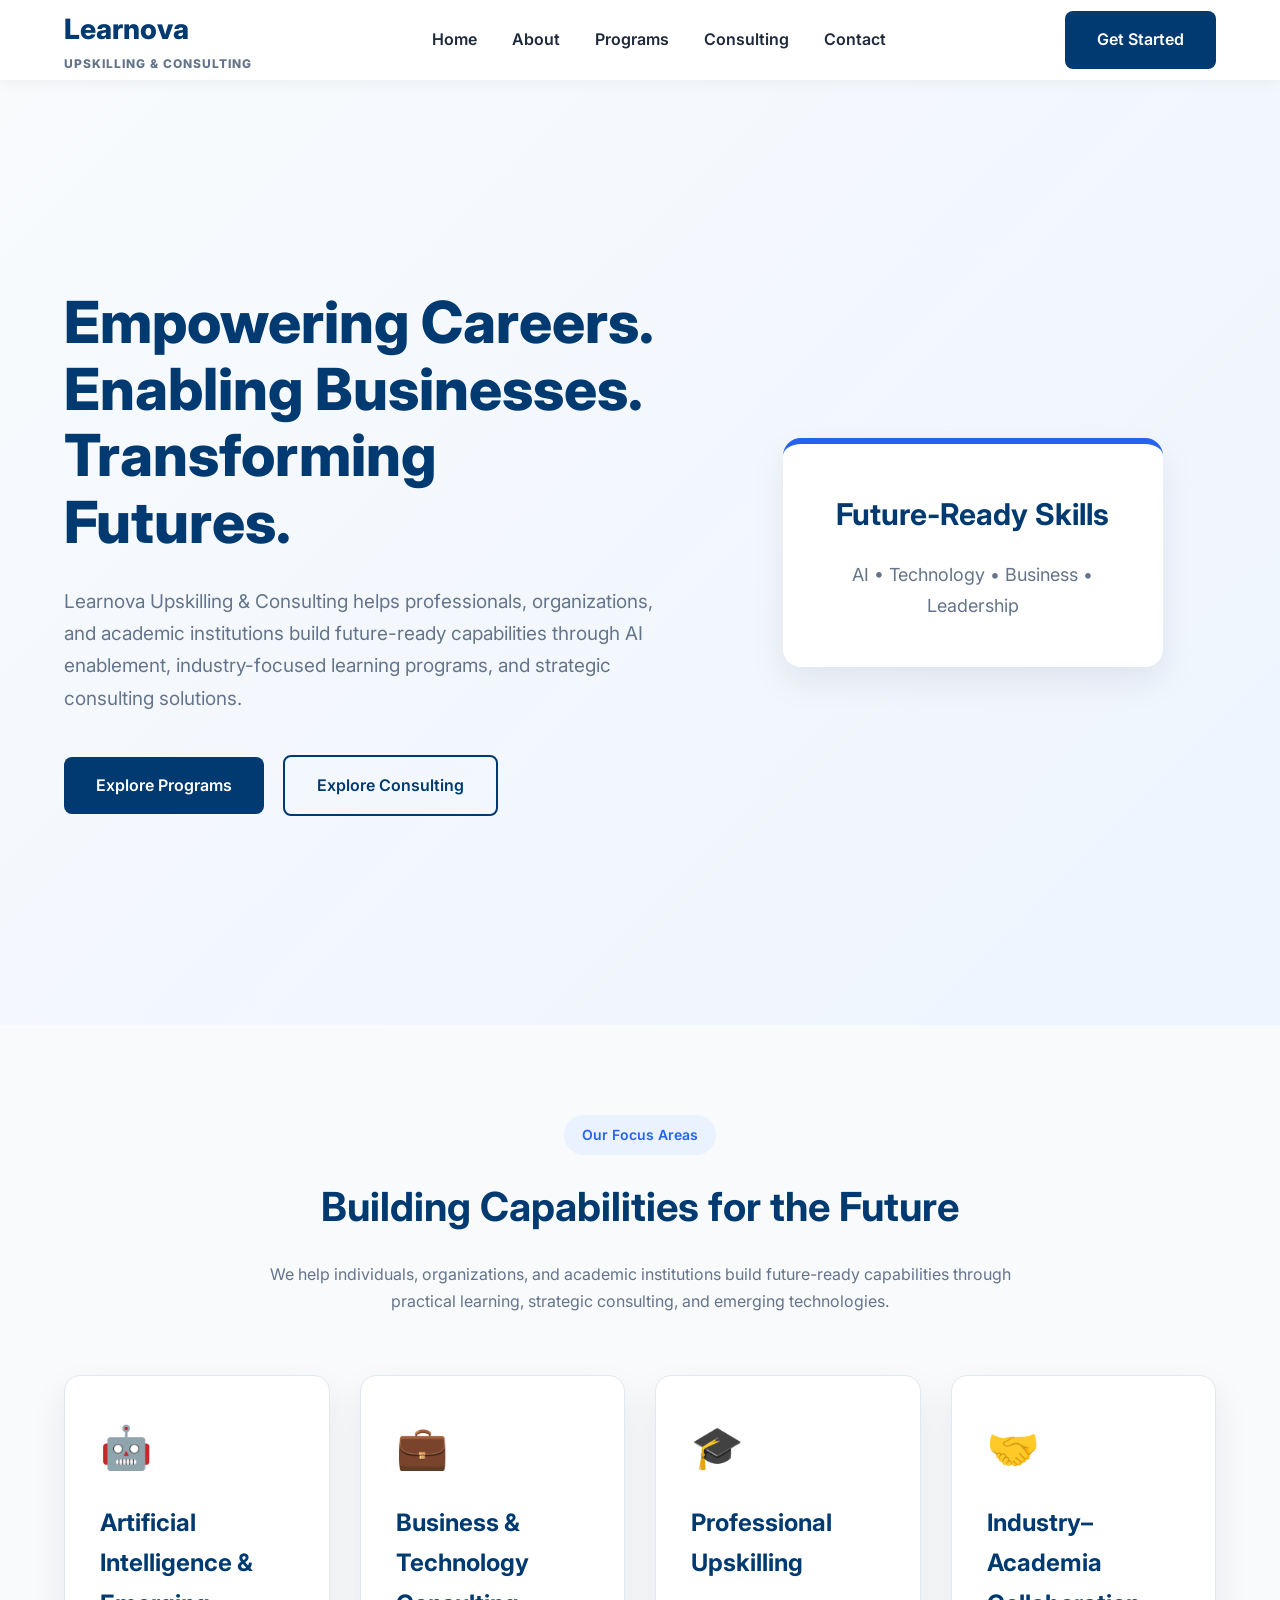
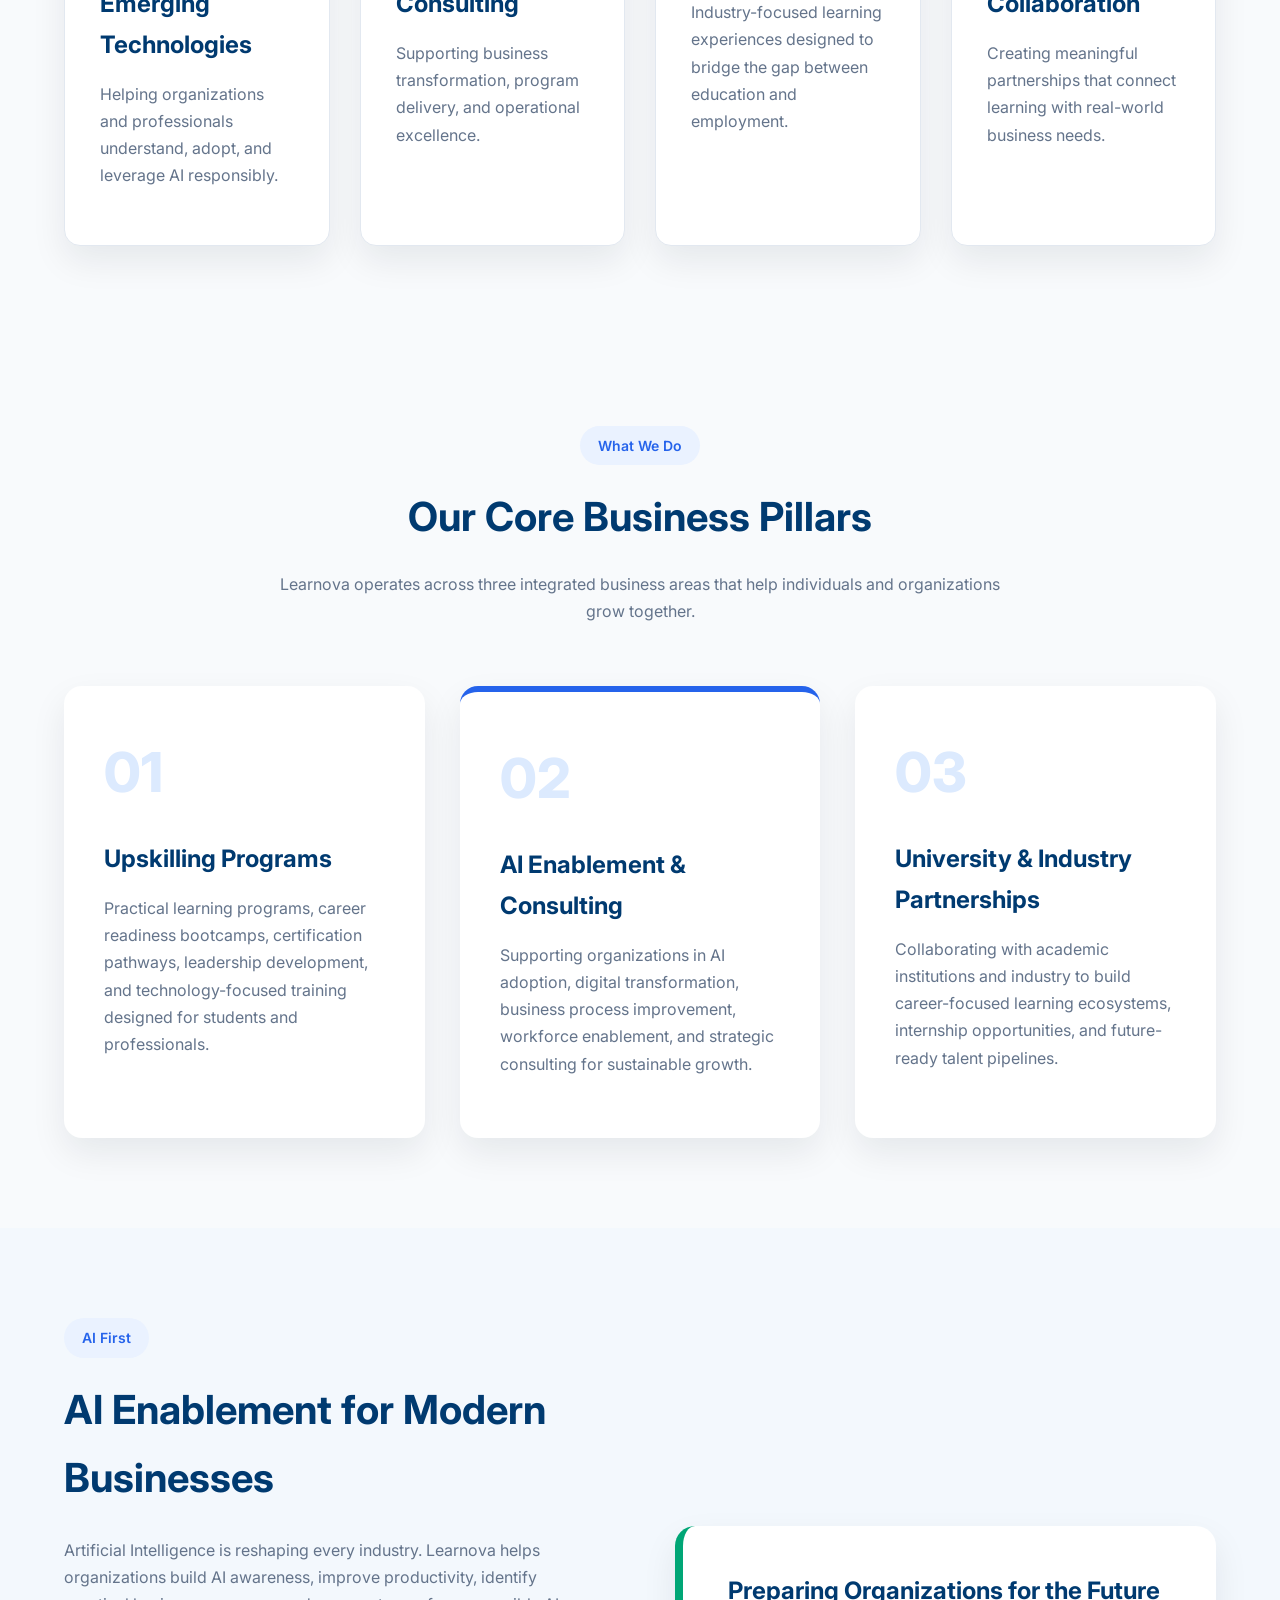
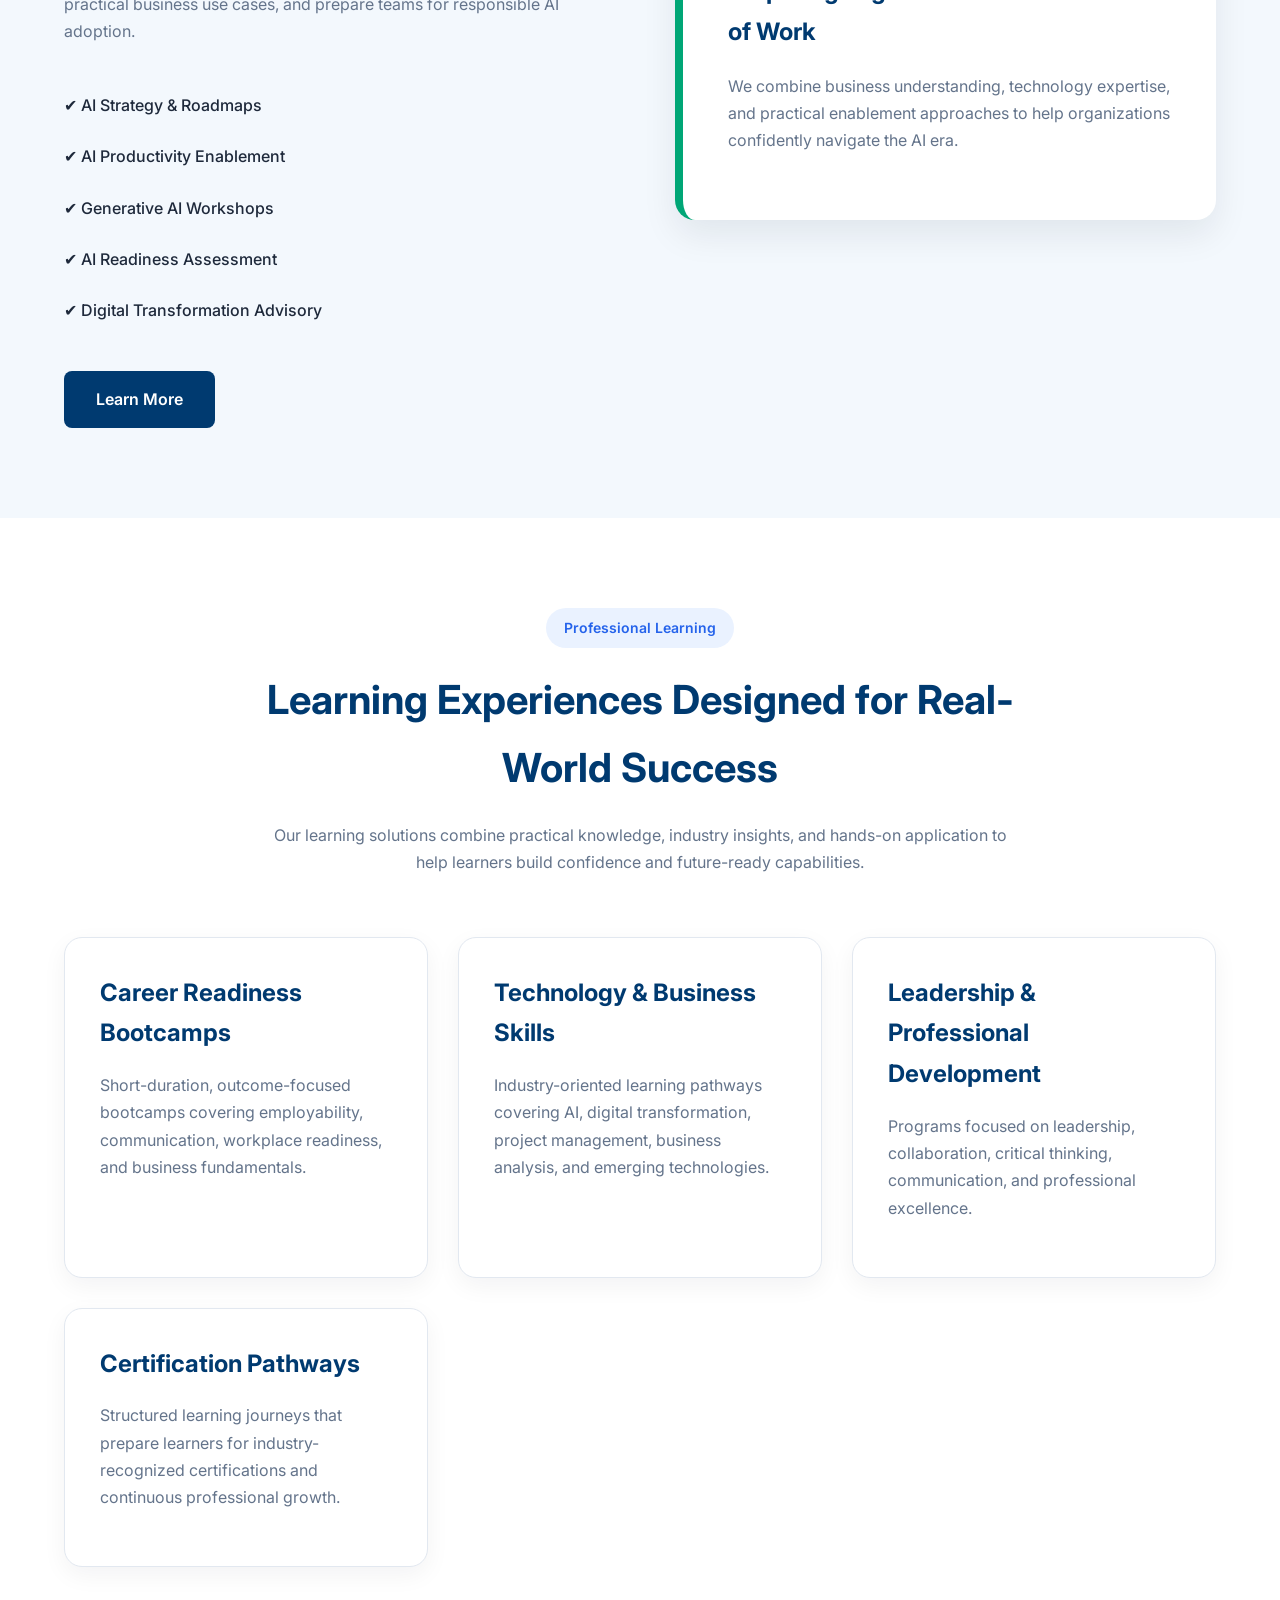
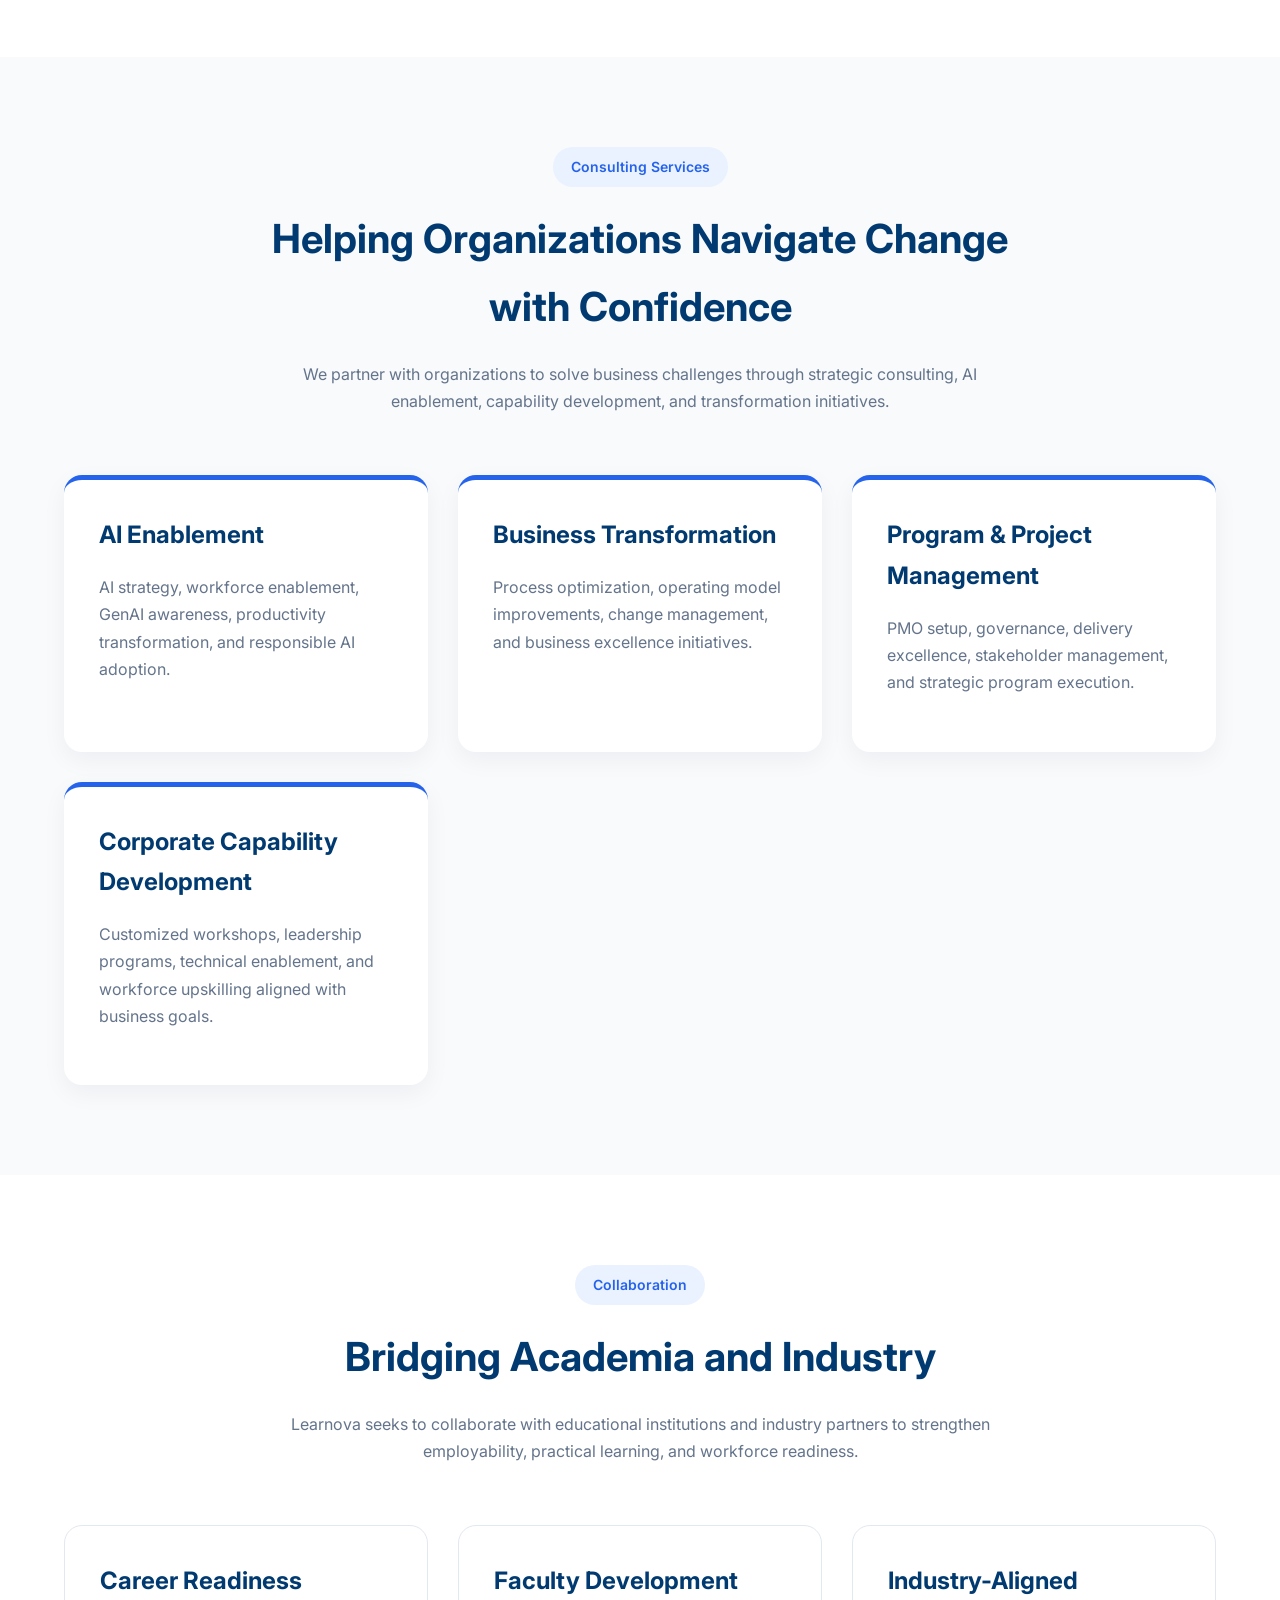
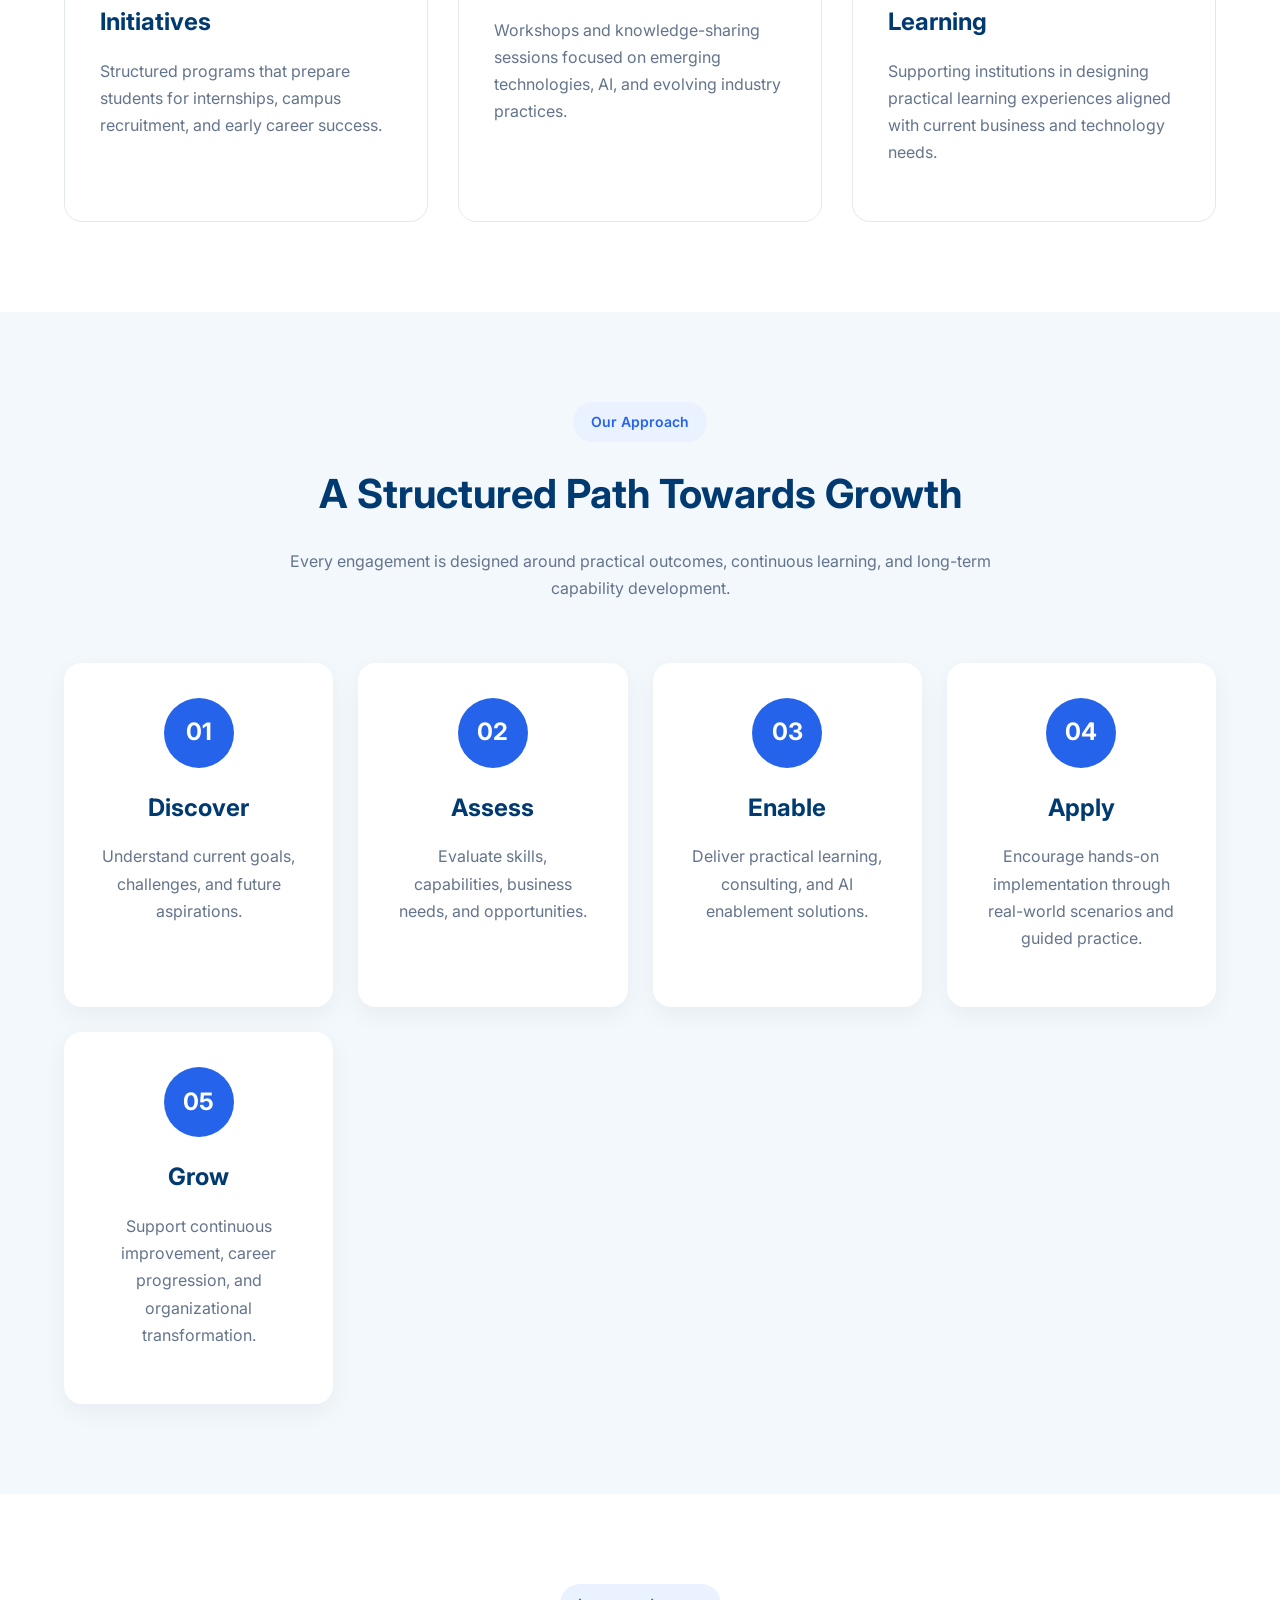
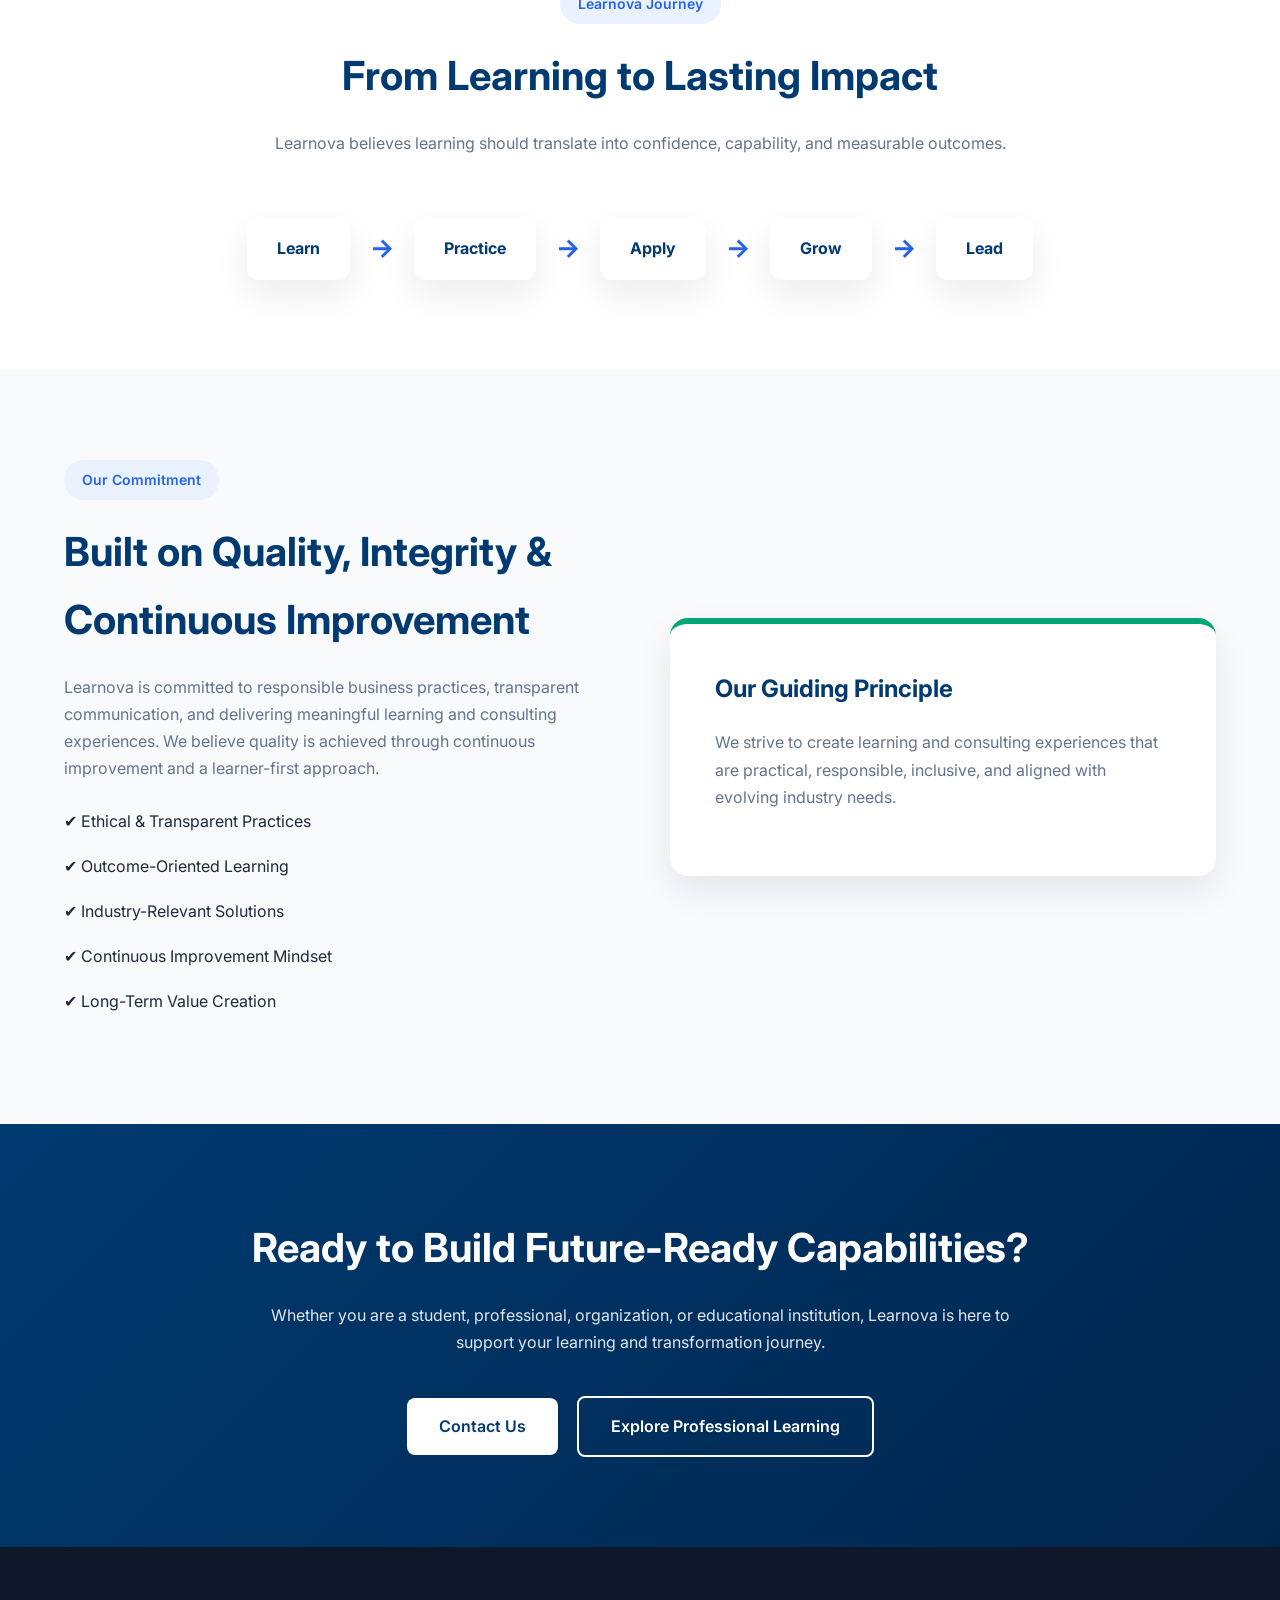
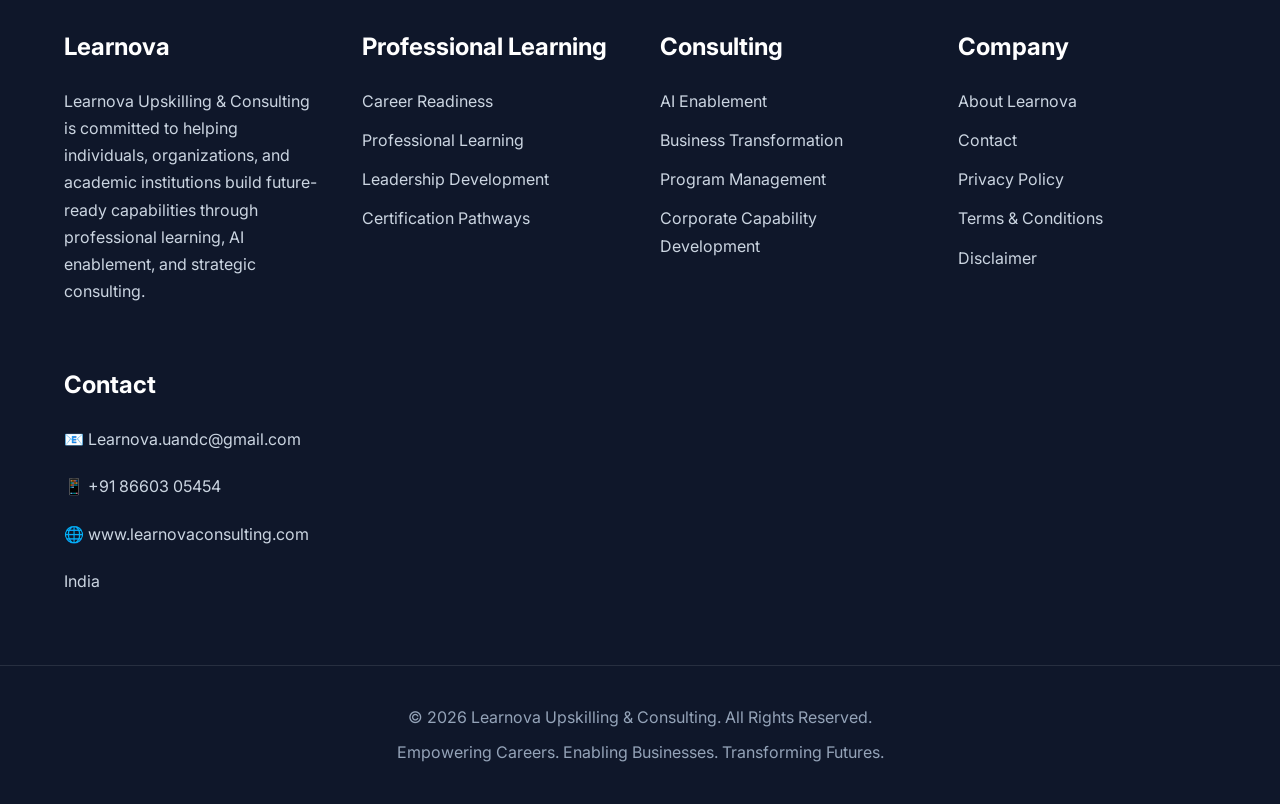
<file: index.html>
<!DOCTYPE html>
<html lang="en">

<head>

<meta charset="UTF-8">

<meta name="viewport" content="width=device-width, initial-scale=1.0">


<title>
Learnova Upskilling & Consulting | AI Enablement, Training & Business Solutions
</title>


<meta name="description" content="
Learnova Upskilling and Consulting helps individuals, organizations, and institutions build future-ready capabilities through AI enablement, professional learning programs, and strategic consulting solutions.
">


<meta name="keywords" content="
AI Enablement,
Upskilling Programs,
Business Consulting,
Career Readiness,
Professional Training,
University Partnerships
">


<meta name="author" content="Learnova Upskilling and Consulting">


<!-- Google Font -->

<link rel="preconnect" href="https://fonts.googleapis.com">

<link rel="preconnect" href="https://fonts.gstatic.com" crossorigin>

<link href="https://fonts.googleapis.com/css2?family=Inter:wght@400;500;600;700;800&display=swap" rel="stylesheet">


<!-- CSS -->

<link rel="stylesheet" href="assets/css/style.css">

<link rel="stylesheet" href="assets/css/responsive.css">


</head>



<body>


<!-- =========================
HEADER
========================= -->


<header class="header">


<div class="container nav-container">


<div class="logo">

<a href="index.html">

Learnova

<span>
Upskilling & Consulting
</span>

</a>

</div>



<nav class="navigation">


<ul>


<li>
<a href="index.html">
Home
</a>
</li>


<li>
<a href="about.html">
About
</a>
</li>


<li>
<a href="bootcamp.html">
Programs
</a>
</li>


<li>
<a href="consulting.html">
Consulting
</a>
</li>


<li>
<a href="contact.html">
Contact
</a>
</li>


</ul>


</nav>


<a href="contact.html" class="btn-primary">

Get Started

</a>


</div>


</header>





<!-- =========================
HERO SECTION
========================= -->


<section class="hero">


<div class="container hero-container">


<div class="hero-content">


<h1>

Empowering Careers.
<br>

Enabling Businesses.
<br>

Transforming Futures.

</h1>



<p>

Learnova Upskilling & Consulting helps professionals, organizations, and academic institutions build future-ready capabilities through AI enablement, industry-focused learning programs, and strategic consulting solutions.

</p>



<div class="hero-buttons">


<a href="bootcamp.html" class="btn-primary">

Explore Programs

</a>


<a href="consulting.html" class="btn-secondary">

Explore Consulting

</a>


</div>


</div>




<div class="hero-image">


<div class="hero-card">


<h3>

Future-Ready Skills

</h3>


<p>

AI • Technology • Business • Leadership

</p>


</div>


</div>



</div>


</section>
<!-- ==========================================
OUR FOCUS AREAS
========================================== -->

<section class="focus-areas">

    <div class="container">

        <div class="section-header">

            <span class="section-tag">
                Our Focus Areas
            </span>

            <h2>
                Building Capabilities for the Future
            </h2>

            <p>
                We help individuals, organizations, and academic institutions build future-ready capabilities through practical learning, strategic consulting, and emerging technologies.
            </p>

        </div>

        <div class="focus-grid">

            <div class="focus-card">
                <div class="icon">🤖</div>
                <h3>Artificial Intelligence & Emerging Technologies</h3>
                <p>Helping organizations and professionals understand, adopt, and leverage AI responsibly.</p>
            </div>

            <div class="focus-card">
                <div class="icon">💼</div>
                <h3>Business & Technology Consulting</h3>
                <p>Supporting business transformation, program delivery, and operational excellence.</p>
            </div>

            <div class="focus-card">
                <div class="icon">🎓</div>
                <h3>Professional Upskilling</h3>
                <p>Industry-focused learning experiences designed to bridge the gap between education and employment.</p>
            </div>

            <div class="focus-card">
                <div class="icon">🤝</div>
                <h3>Industry–Academia Collaboration</h3>
                <p>Creating meaningful partnerships that connect learning with real-world business needs.</p>
            </div>

        </div>

    </div>

</section>


<!-- ==========================================
BUSINESS PILLARS
========================================== -->

<section class="pillars">

    <div class="container">

        <div class="section-header">

            <span class="section-tag">
                What We Do
            </span>

            <h2>
                Our Core Business Pillars
            </h2>

            <p>
                Learnova operates across three integrated business areas that help individuals and organizations grow together.
            </p>

        </div>

        <div class="pillar-grid">

            <div class="pillar-card">

                <div class="pillar-number">01</div>

                <h3>
                    Upskilling Programs
                </h3>

                <p>
                    Practical learning programs, career readiness bootcamps, certification pathways, leadership development, and technology-focused training designed for students and professionals.
                </p>

            </div>

            <div class="pillar-card featured">

                <div class="pillar-number">02</div>

                <h3>
                    AI Enablement & Consulting
                </h3>

                <p>
                    Supporting organizations in AI adoption, digital transformation, business process improvement, workforce enablement, and strategic consulting for sustainable growth.
                </p>

            </div>

            <div class="pillar-card">

                <div class="pillar-number">03</div>

                <h3>
                    University & Industry Partnerships
                </h3>

                <p>
                    Collaborating with academic institutions and industry to build career-focused learning ecosystems, internship opportunities, and future-ready talent pipelines.
                </p>

            </div>

        </div>

    </div>

</section>


<!-- ==========================================
AI ENABLEMENT HIGHLIGHT
========================================== -->

<section class="ai-highlight">

    <div class="container ai-container">

        <div class="ai-left">

            <span class="section-tag">
                AI First
            </span>

            <h2>
                AI Enablement for Modern Businesses
            </h2>

            <p>

                Artificial Intelligence is reshaping every industry. Learnova helps organizations build AI awareness, improve productivity, identify practical business use cases, and prepare teams for responsible AI adoption.

            </p>

            <ul class="ai-list">

                <li>✔ AI Strategy & Roadmaps</li>

                <li>✔ AI Productivity Enablement</li>

                <li>✔ Generative AI Workshops</li>

                <li>✔ AI Readiness Assessment</li>

                <li>✔ Digital Transformation Advisory</li>

            </ul>

            <a href="consulting.html" class="btn-primary">

                Learn More

            </a>

        </div>

        <div class="ai-right">

            <div class="ai-box">

                <h3>

                    Preparing Organizations for the Future of Work

                </h3>

                <p>

                    We combine business understanding, technology expertise, and practical enablement approaches to help organizations confidently navigate the AI era.

                </p>

            </div>

        </div>

    </div>

</section>
<!-- ==========================================
PROFESSIONAL LEARNING
========================================== -->

<section class="learning-solutions">

    <div class="container">

        <div class="section-header">

            <span class="section-tag">
                Professional Learning
            </span>

            <h2>
                Learning Experiences Designed for Real-World Success
            </h2>

            <p>
                Our learning solutions combine practical knowledge, industry insights, and hands-on application to help learners build confidence and future-ready capabilities.
            </p>

        </div>

        <div class="learning-grid">

            <div class="learning-card">

                <h3>Career Readiness Bootcamps</h3>

                <p>
                    Short-duration, outcome-focused bootcamps covering employability, communication, workplace readiness, and business fundamentals.
                </p>

            </div>

            <div class="learning-card">

                <h3>Technology & Business Skills</h3>

                <p>
                    Industry-oriented learning pathways covering AI, digital transformation, project management, business analysis, and emerging technologies.
                </p>

            </div>

            <div class="learning-card">

                <h3>Leadership & Professional Development</h3>

                <p>
                    Programs focused on leadership, collaboration, critical thinking, communication, and professional excellence.
                </p>

            </div>

            <div class="learning-card">

                <h3>Certification Pathways</h3>

                <p>
                    Structured learning journeys that prepare learners for industry-recognized certifications and continuous professional growth.
                </p>

            </div>

        </div>

    </div>

</section>



<!-- ==========================================
CONSULTING SERVICES
========================================== -->

<section class="consulting-overview">

    <div class="container">

        <div class="section-header">

            <span class="section-tag">
                Consulting Services
            </span>

            <h2>
                Helping Organizations Navigate Change with Confidence
            </h2>

            <p>
                We partner with organizations to solve business challenges through strategic consulting, AI enablement, capability development, and transformation initiatives.
            </p>

        </div>

        <div class="consulting-grid">

            <div class="consulting-card">

                <h3>AI Enablement</h3>

                <p>
                    AI strategy, workforce enablement, GenAI awareness, productivity transformation, and responsible AI adoption.
                </p>

            </div>

            <div class="consulting-card">

                <h3>Business Transformation</h3>

                <p>
                    Process optimization, operating model improvements, change management, and business excellence initiatives.
                </p>

            </div>

            <div class="consulting-card">

                <h3>Program & Project Management</h3>

                <p>
                    PMO setup, governance, delivery excellence, stakeholder management, and strategic program execution.
                </p>

            </div>

            <div class="consulting-card">

                <h3>Corporate Capability Development</h3>

                <p>
                    Customized workshops, leadership programs, technical enablement, and workforce upskilling aligned with business goals.
                </p>

            </div>

        </div>

    </div>

</section>



<!-- ==========================================
UNIVERSITY & INDUSTRY COLLABORATION
========================================== -->

<section class="partnerships">

    <div class="container">

        <div class="section-header">

            <span class="section-tag">
                Collaboration
            </span>

            <h2>
                Bridging Academia and Industry
            </h2>

            <p>
                Learnova seeks to collaborate with educational institutions and industry partners to strengthen employability, practical learning, and workforce readiness.
            </p>

        </div>

        <div class="partnership-grid">

            <div class="partnership-card">

                <h3>Career Readiness Initiatives</h3>

                <p>
                    Structured programs that prepare students for internships, campus recruitment, and early career success.
                </p>

            </div>

            <div class="partnership-card">

                <h3>Faculty Development</h3>

                <p>
                    Workshops and knowledge-sharing sessions focused on emerging technologies, AI, and evolving industry practices.
                </p>

            </div>

            <div class="partnership-card">

                <h3>Industry-Aligned Learning</h3>

                <p>
                    Supporting institutions in designing practical learning experiences aligned with current business and technology needs.
                </p>

            </div>

        </div>

    </div>

</section>
<!-- ==========================================
OUR APPROACH
========================================== -->

<section class="our-approach">

    <div class="container">

        <div class="section-header">

            <span class="section-tag">
                Our Approach
            </span>

            <h2>
                A Structured Path Towards Growth
            </h2>

            <p>
                Every engagement is designed around practical outcomes, continuous learning, and long-term capability development.
            </p>

        </div>

        <div class="approach-grid">

            <div class="approach-card">
                <div class="step">01</div>
                <h3>Discover</h3>
                <p>Understand current goals, challenges, and future aspirations.</p>
            </div>

            <div class="approach-card">
                <div class="step">02</div>
                <h3>Assess</h3>
                <p>Evaluate skills, capabilities, business needs, and opportunities.</p>
            </div>

            <div class="approach-card">
                <div class="step">03</div>
                <h3>Enable</h3>
                <p>Deliver practical learning, consulting, and AI enablement solutions.</p>
            </div>

            <div class="approach-card">
                <div class="step">04</div>
                <h3>Apply</h3>
                <p>Encourage hands-on implementation through real-world scenarios and guided practice.</p>
            </div>

            <div class="approach-card">
                <div class="step">05</div>
                <h3>Grow</h3>
                <p>Support continuous improvement, career progression, and organizational transformation.</p>
            </div>

        </div>

    </div>

</section>



<!-- ==========================================
LEARNOVA JOURNEY
========================================== -->

<section class="journey">

    <div class="container">

        <div class="section-header">

            <span class="section-tag">
                Learnova Journey
            </span>

            <h2>
                From Learning to Lasting Impact
            </h2>

            <p>
                Learnova believes learning should translate into confidence, capability, and measurable outcomes.
            </p>

        </div>

        <div class="journey-flow">

            <div class="journey-step">Learn</div>

            <div class="journey-arrow">→</div>

            <div class="journey-step">Practice</div>

            <div class="journey-arrow">→</div>

            <div class="journey-step">Apply</div>

            <div class="journey-arrow">→</div>

            <div class="journey-step">Grow</div>

            <div class="journey-arrow">→</div>

            <div class="journey-step">Lead</div>

        </div>

    </div>

</section>



<!-- ==========================================
QUALITY & ETHICS
========================================== -->

<section class="quality">

    <div class="container quality-container">

        <div class="quality-left">

            <span class="section-tag">
                Our Commitment
            </span>

            <h2>
                Built on Quality, Integrity & Continuous Improvement
            </h2>

            <p>

                Learnova is committed to responsible business practices, transparent communication, and delivering meaningful learning and consulting experiences. We believe quality is achieved through continuous improvement and a learner-first approach.

            </p>

            <ul>

                <li>✔ Ethical & Transparent Practices</li>

                <li>✔ Outcome-Oriented Learning</li>

                <li>✔ Industry-Relevant Solutions</li>

                <li>✔ Continuous Improvement Mindset</li>

                <li>✔ Long-Term Value Creation</li>

            </ul>

        </div>

        <div class="quality-right">

            <div class="quality-card">

                <h3>
                    Our Guiding Principle
                </h3>

                <p>

                    We strive to create learning and consulting experiences that are practical, responsible, inclusive, and aligned with evolving industry needs.

                </p>

            </div>

        </div>

    </div>

</section>



<!-- ==========================================
CALL TO ACTION
========================================== -->

<section class="cta">

    <div class="container">

        <h2>

            Ready to Build Future-Ready Capabilities?

        </h2>

        <p>

            Whether you are a student, professional, organization, or educational institution, Learnova is here to support your learning and transformation journey.

        </p>

        <div class="hero-buttons">

            <a href="contact.html" class="btn-primary">

                Contact Us

            </a>

            <a href="bootcamp.html" class="btn-secondary">

                Explore Professional Learning

            </a>

        </div>

    </div>

</section>
<!-- ==========================================
FOOTER
========================================== -->

<footer class="footer">

    <div class="container footer-grid">

        <div class="footer-column">

            <h3>Learnova</h3>

            <p>

                Learnova Upskilling & Consulting is committed to helping individuals, organizations, and academic institutions build future-ready capabilities through professional learning, AI enablement, and strategic consulting.

            </p>

        </div>



        <div class="footer-column">

            <h3>Professional Learning</h3>

            <ul>

                <li><a href="bootcamp.html">Career Readiness</a></li>

                <li><a href="bootcamp.html">Professional Learning</a></li>

                <li><a href="bootcamp.html">Leadership Development</a></li>

                <li><a href="bootcamp.html">Certification Pathways</a></li>

            </ul>

        </div>



        <div class="footer-column">

            <h3>Consulting</h3>

            <ul>

                <li><a href="consulting.html">AI Enablement</a></li>

                <li><a href="consulting.html">Business Transformation</a></li>

                <li><a href="consulting.html">Program Management</a></li>

                <li><a href="consulting.html">Corporate Capability Development</a></li>

            </ul>

        </div>



        <div class="footer-column">

            <h3>Company</h3>

            <ul>

                <li><a href="about.html">About Learnova</a></li>

                <li><a href="contact.html">Contact</a></li>

                <li><a href="privacy-policy.html">Privacy Policy</a></li>

                <li><a href="terms-and-conditions.html">Terms & Conditions</a></li>

                <li><a href="disclaimer.html">Disclaimer</a></li>

            </ul>

        </div>



        <div class="footer-column">

            <h3>Contact</h3>

            <p>

                📧 Learnova.uandc@gmail.com

            </p>

            <p>

                📱 +91 86603 05454

            </p>

            <p>

                🌐 www.learnovaconsulting.com

            </p>

            <p>

                India

            </p>

        </div>

    </div>



    <div class="footer-bottom">

        <div class="container">

            <p>

                © 2026 Learnova Upskilling & Consulting. All Rights Reserved.

            </p>

            <p>

                Empowering Careers. Enabling Businesses. Transforming Futures.

            </p>

        </div>

    </div>

</footer>



<!-- ==========================================
JAVASCRIPT
========================================== -->

<script src="assets/js/main.js"></script>

<script src="assets/js/register.js"></script>

</body>

</html>
</file>
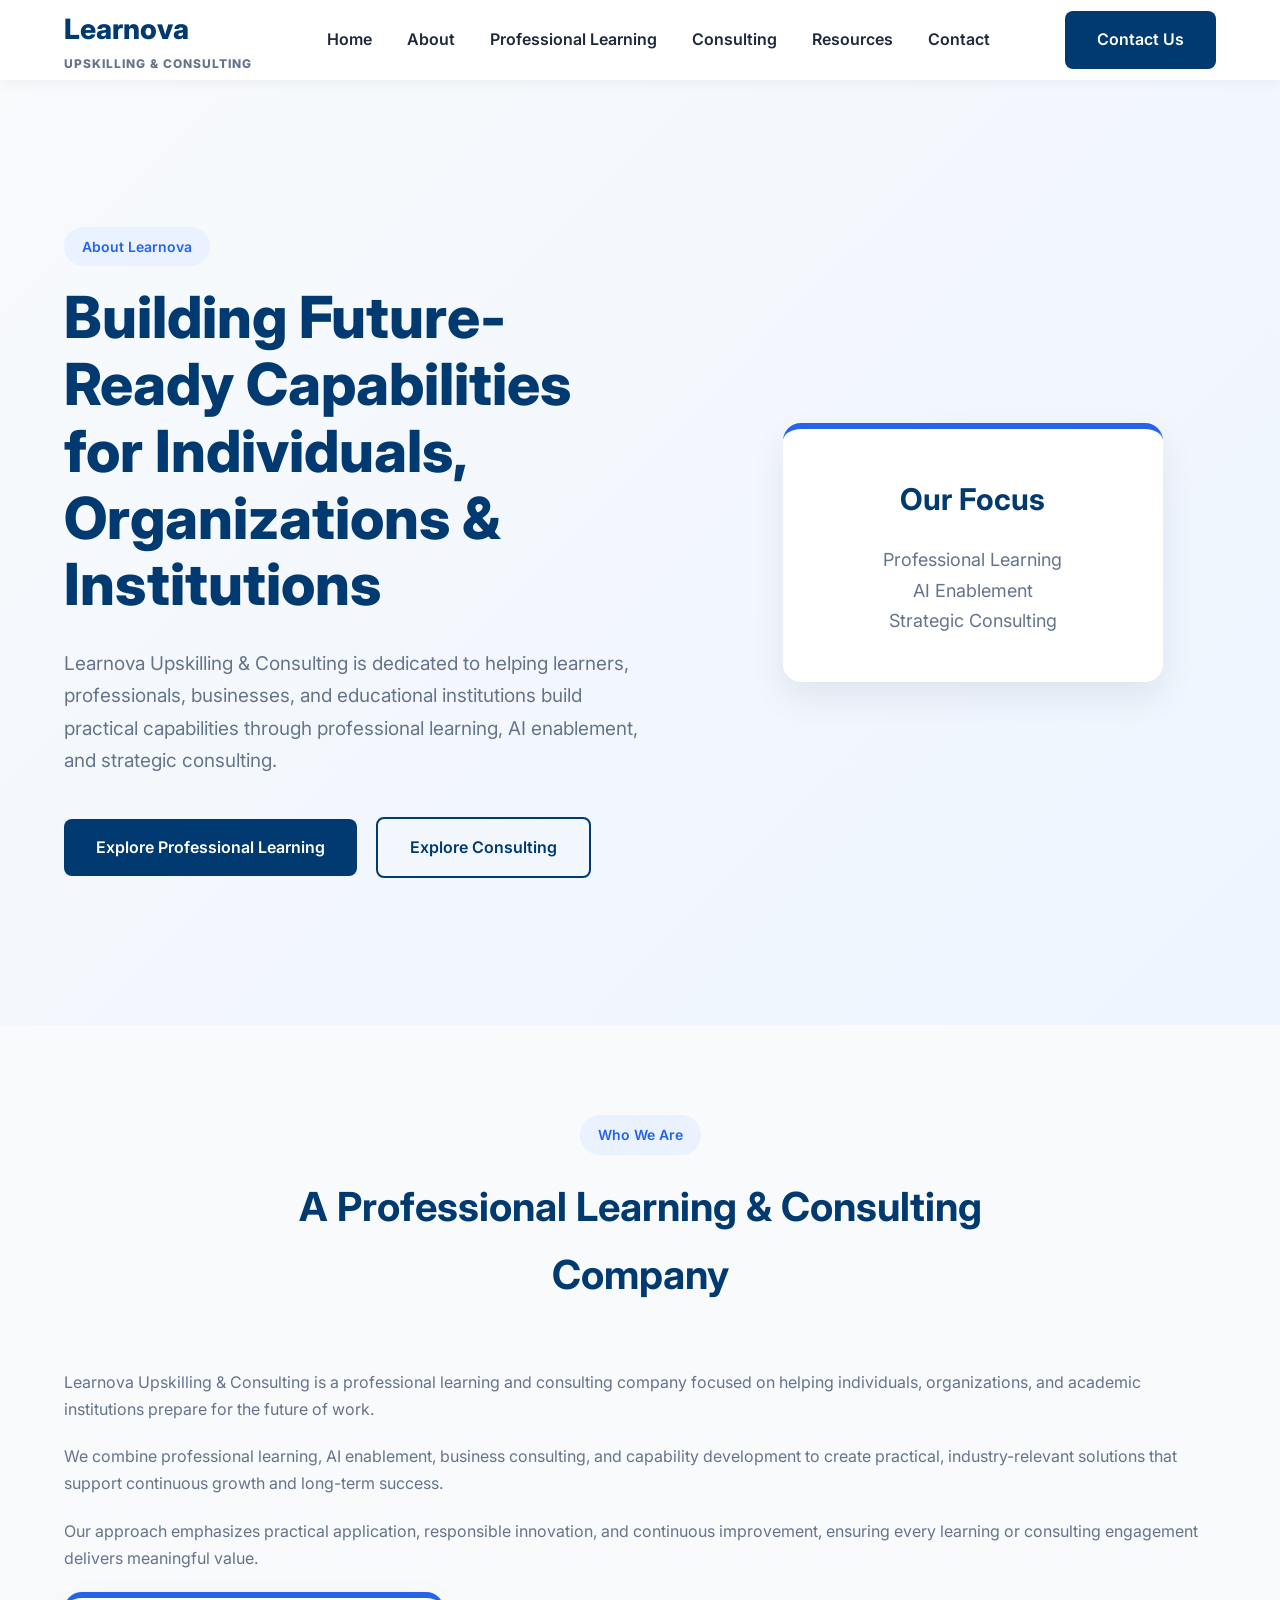
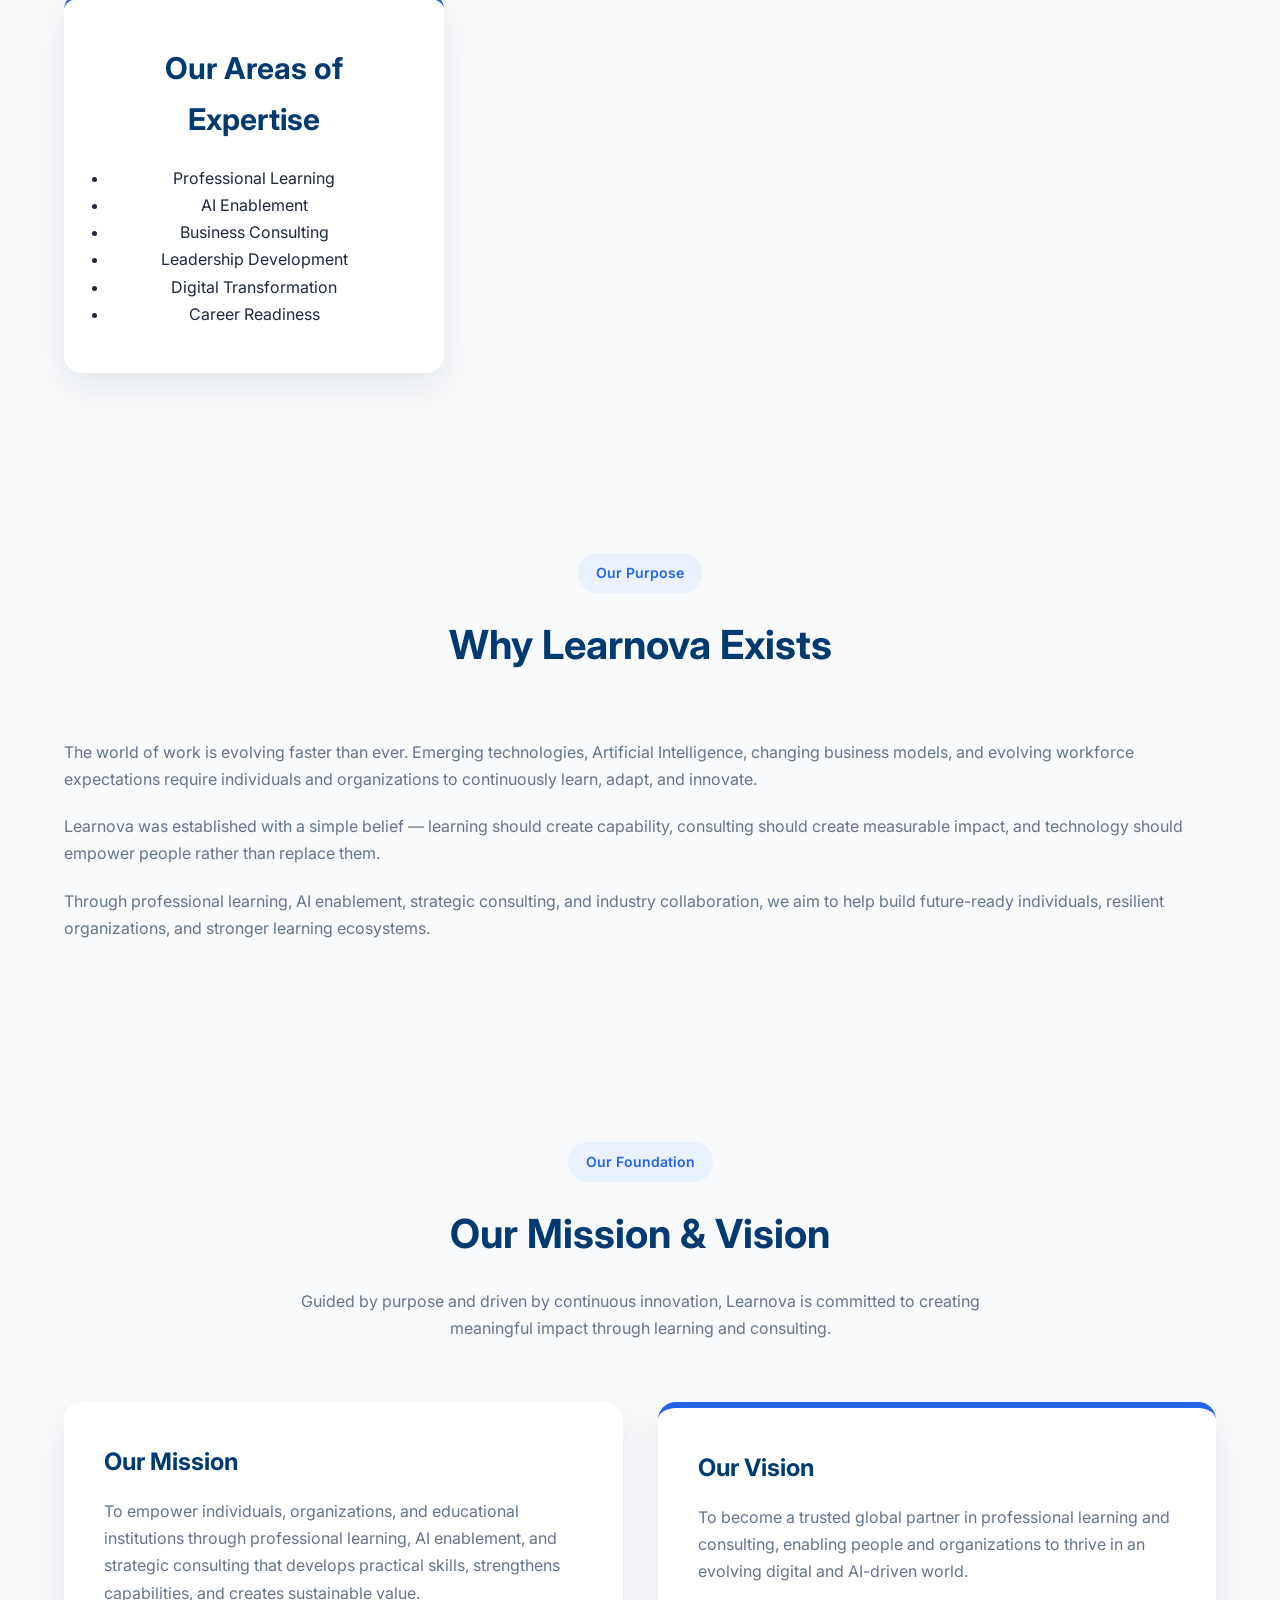
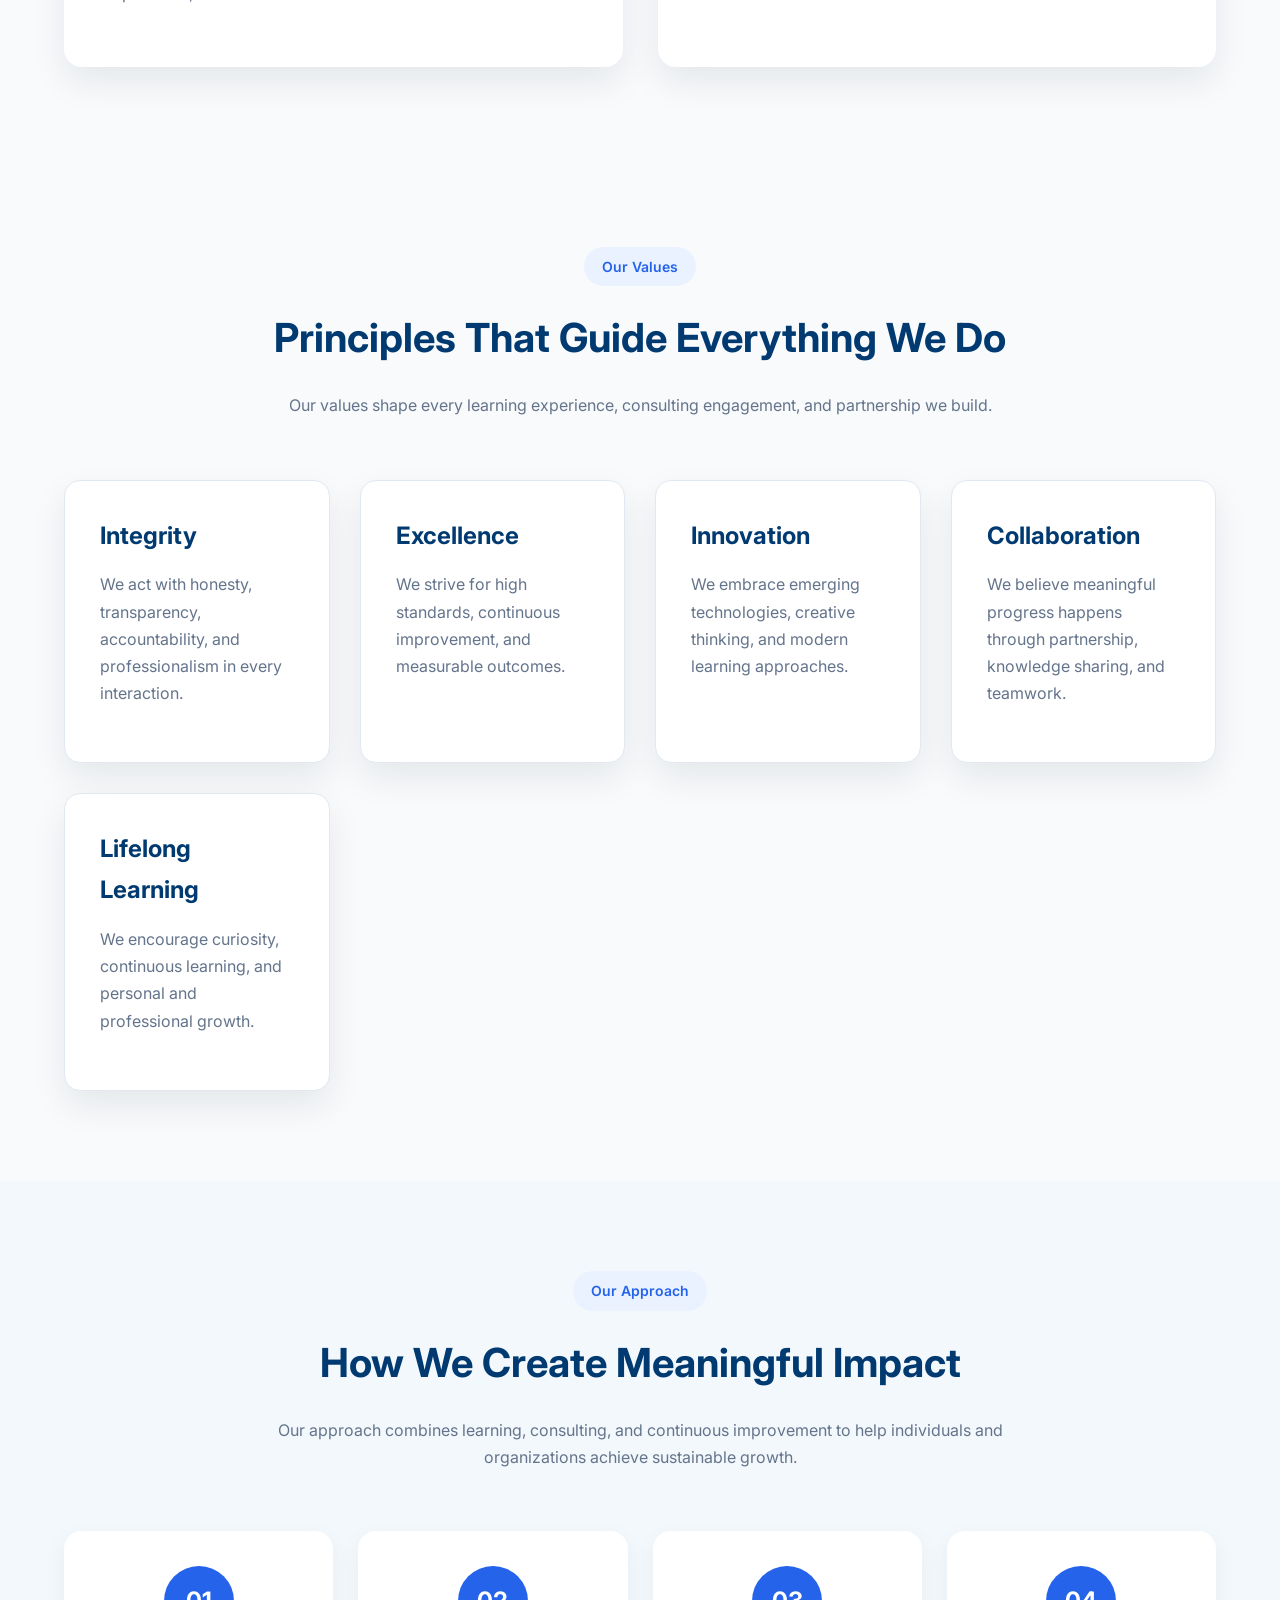
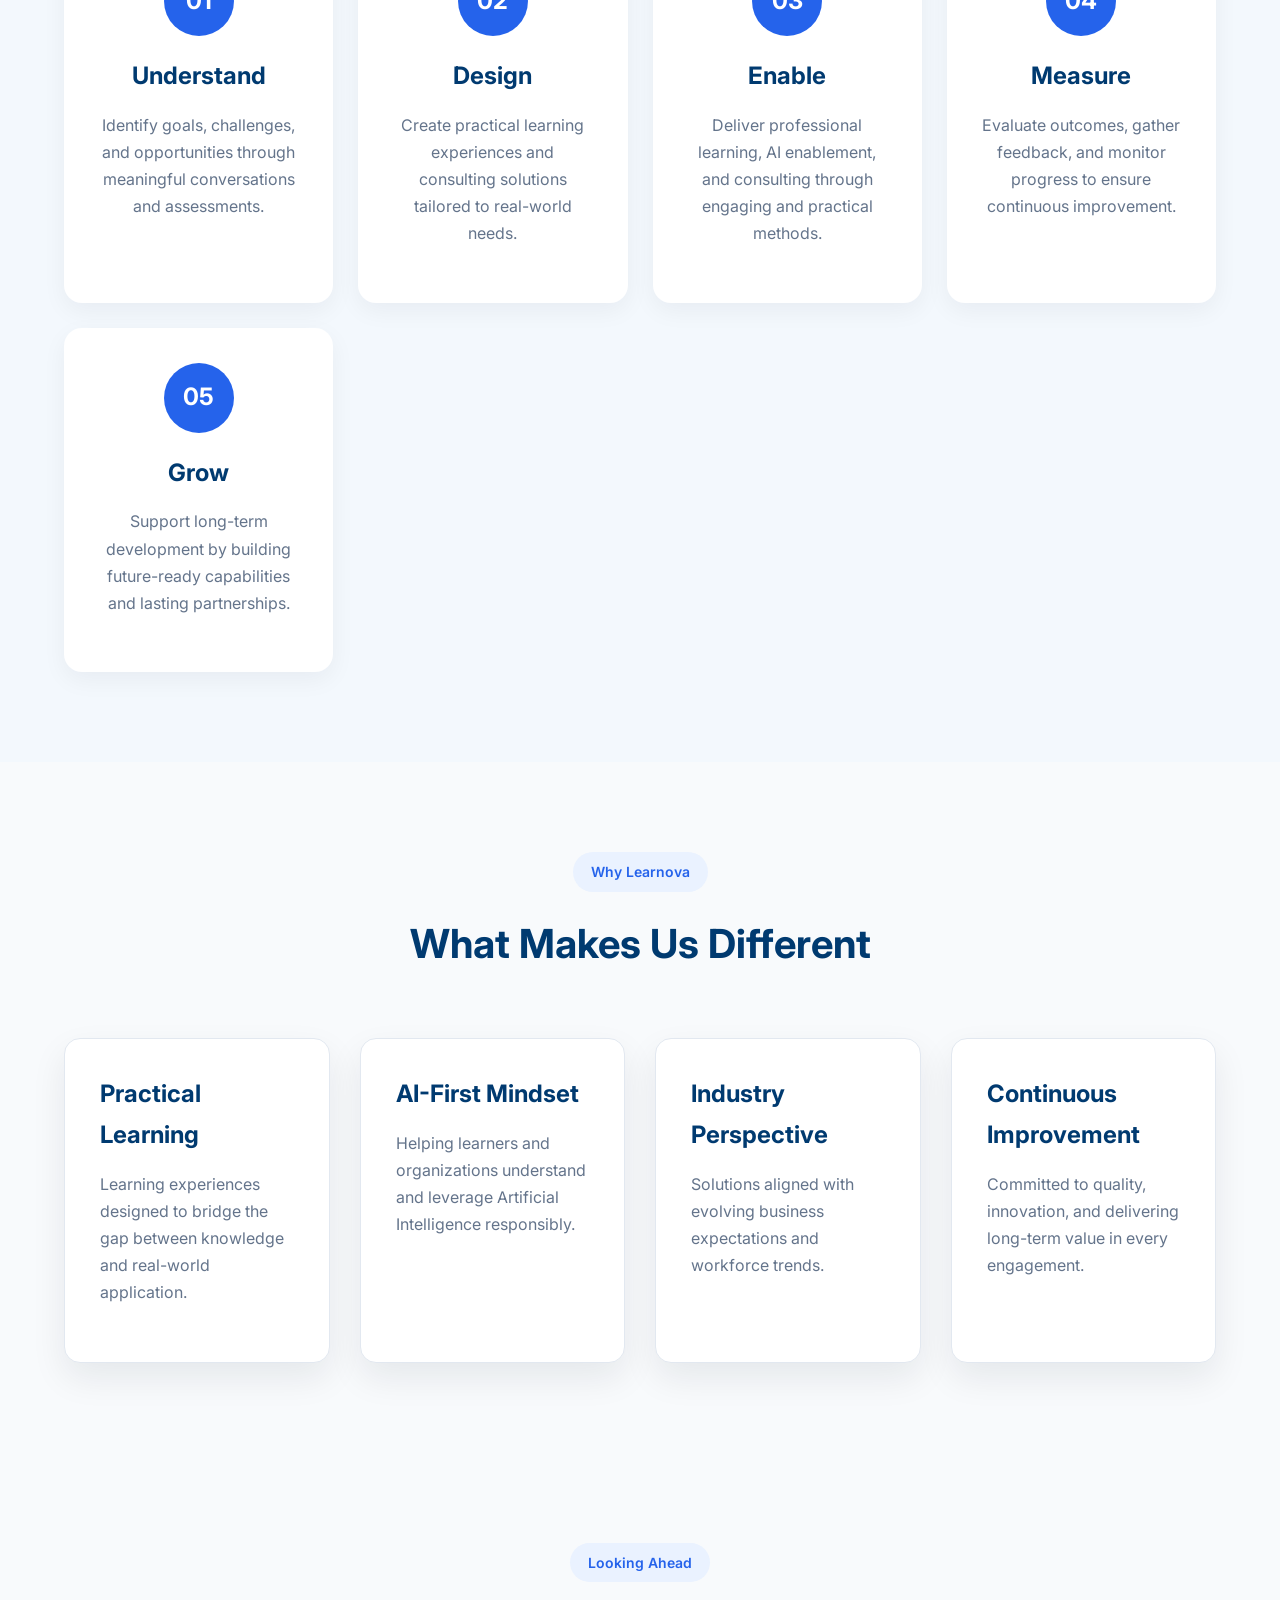
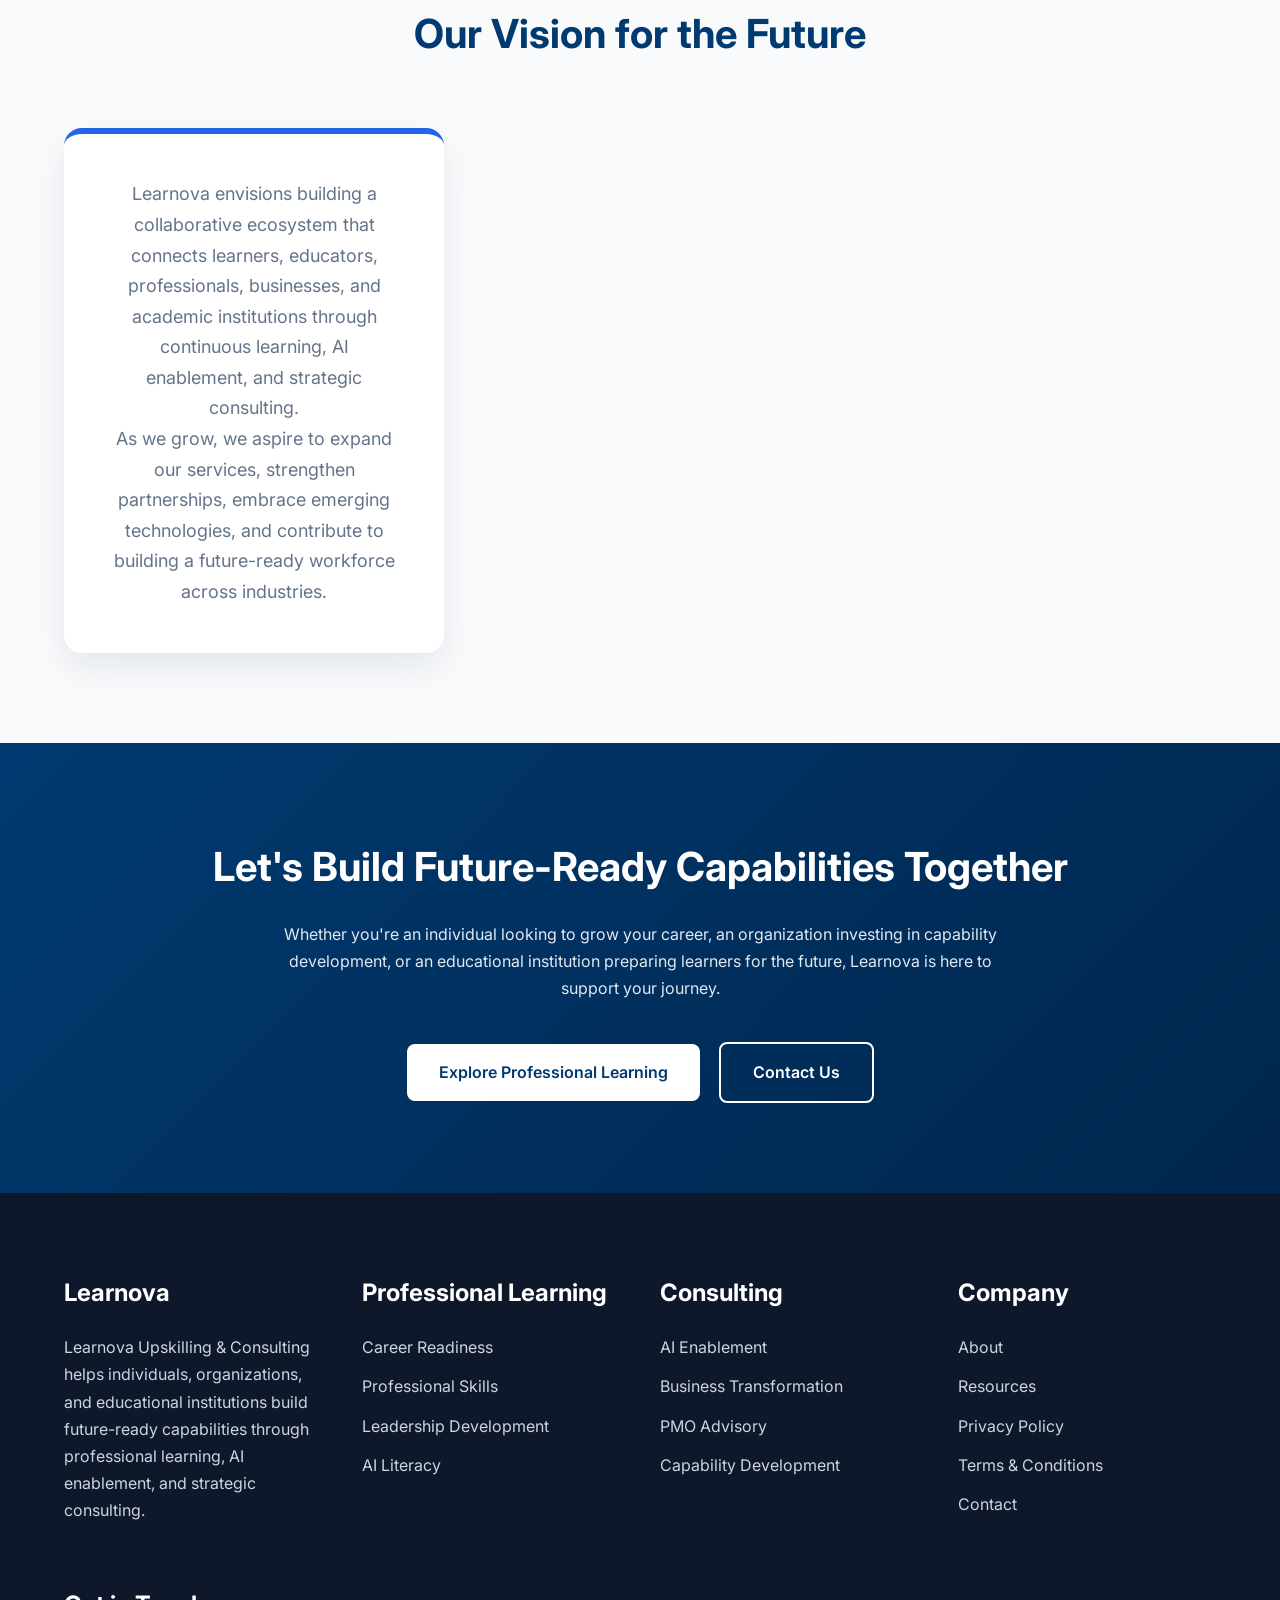
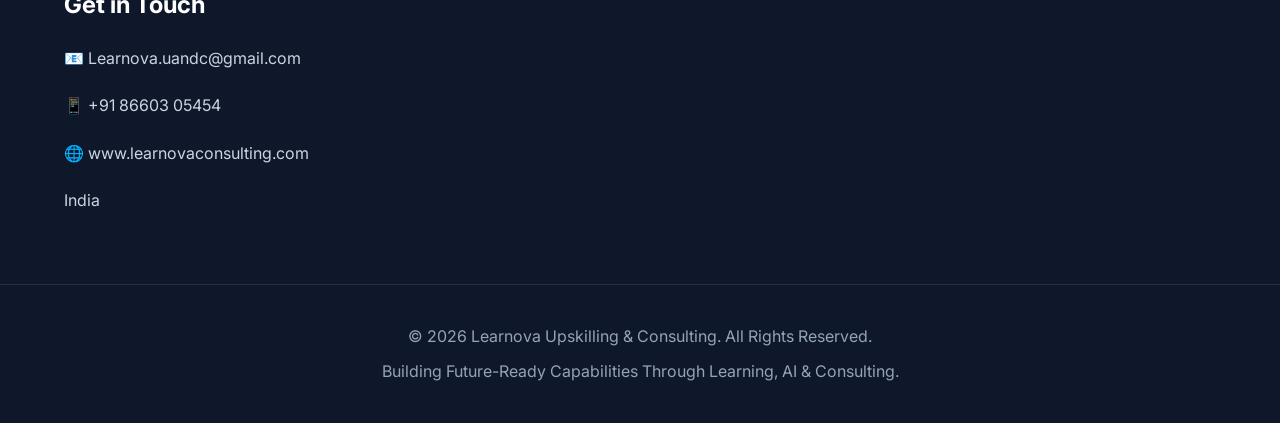
<file: about.html>
<!DOCTYPE html>
<html lang="en">

<head>

    <meta charset="UTF-8">

    <meta name="viewport" content="width=device-width, initial-scale=1.0">

    <title>
        About Learnova | Learnova Upskilling & Consulting
    </title>

    <meta name="description"
        content="Learn more about Learnova Upskilling & Consulting, our mission, vision, values, and commitment to professional learning, AI enablement, and strategic consulting.">

    <meta name="keywords"
        content="Learnova, About Learnova, AI Enablement, Professional Learning, Business Consulting">

    <meta name="author"
        content="Learnova Upskilling & Consulting">

    <link rel="preconnect" href="https://fonts.googleapis.com">

    <link rel="preconnect" href="https://fonts.gstatic.com" crossorigin>

    <link href="https://fonts.googleapis.com/css2?family=Inter:wght@300;400;500;600;700;800&display=swap"
        rel="stylesheet">

    <link rel="stylesheet" href="assets/css/style.css">

    <link rel="stylesheet" href="assets/css/responsive.css">

</head>

<body>

<!-- ==========================================
HEADER
========================================== -->

<header class="header">

    <div class="container nav-container">

        <div class="logo">

            <a href="index.html">

                Learnova

                <span>

                    Upskilling & Consulting

                </span>

            </a>

        </div>

        <nav class="navigation">

            <ul>

                <li><a href="index.html">Home</a></li>

                <li><a href="about.html">About</a></li>

                <li><a href="professional-learning.html">Professional Learning</a></li>

                <li><a href="consulting.html">Consulting</a></li>

                <li><a href="resources.html">Resources</a></li>

                <li><a href="contact.html">Contact</a></li>

            </ul>

        </nav>

        <a href="contact.html" class="btn-primary">

            Contact Us

        </a>

    </div>

</header>



<!-- ==========================================
ABOUT HERO
========================================== -->

<section class="hero">

    <div class="container hero-container">

        <div class="hero-content">

            <span class="section-tag">

                About Learnova

            </span>

            <h1>

                Building Future-Ready Capabilities for Individuals, Organizations & Institutions

            </h1>

            <p>

                Learnova Upskilling & Consulting is dedicated to helping learners, professionals, businesses, and educational institutions build practical capabilities through professional learning, AI enablement, and strategic consulting.

            </p>

            <div class="hero-buttons">

                <a href="professional-learning.html" class="btn-primary">

                    Explore Professional Learning

                </a>

                <a href="consulting.html" class="btn-secondary">

                    Explore Consulting

                </a>

            </div>

        </div>

        <div class="hero-image">

            <div class="hero-card">

                <h3>

                    Our Focus

                </h3>

                <p>

                    Professional Learning

                </p>

                <p>

                    AI Enablement

                </p>

                <p>

                    Strategic Consulting

                </p>

            </div>

        </div>

    </div>

</section>
<!-- ==========================================
WHO WE ARE
========================================== -->

<section class="about-company">

    <div class="container">

        <div class="section-header">

            <span class="section-tag">
                Who We Are
            </span>

            <h2>
                A Professional Learning & Consulting Company
            </h2>

        </div>

        <div class="about-grid">

            <div class="about-left">

                <p>

                    Learnova Upskilling & Consulting is a professional learning and consulting company focused on helping individuals, organizations, and academic institutions prepare for the future of work.

                </p>

                <p>

                    We combine professional learning, AI enablement, business consulting, and capability development to create practical, industry-relevant solutions that support continuous growth and long-term success.

                </p>

                <p>

                    Our approach emphasizes practical application, responsible innovation, and continuous improvement, ensuring every learning or consulting engagement delivers meaningful value.

                </p>

            </div>

            <div class="about-right">

                <div class="hero-card">

                    <h3>
                        Our Areas of Expertise
                    </h3>

                    <ul class="about-list">

                        <li>Professional Learning</li>

                        <li>AI Enablement</li>

                        <li>Business Consulting</li>

                        <li>Leadership Development</li>

                        <li>Digital Transformation</li>

                        <li>Career Readiness</li>

                    </ul>

                </div>

            </div>

        </div>

    </div>

</section>



<!-- ==========================================
WHY LEARNOVA EXISTS
========================================== -->

<section class="purpose">

    <div class="container">

        <div class="section-header">

            <span class="section-tag">
                Our Purpose
            </span>

            <h2>
                Why Learnova Exists
            </h2>

        </div>

        <div class="purpose-content">

            <p>

                The world of work is evolving faster than ever. Emerging technologies, Artificial Intelligence, changing business models, and evolving workforce expectations require individuals and organizations to continuously learn, adapt, and innovate.

            </p>

            <p>

                Learnova was established with a simple belief — learning should create capability, consulting should create measurable impact, and technology should empower people rather than replace them.

            </p>

            <p>

                Through professional learning, AI enablement, strategic consulting, and industry collaboration, we aim to help build future-ready individuals, resilient organizations, and stronger learning ecosystems.

            </p>

        </div>

    </div>

</section>
<!-- ==========================================
MISSION & VISION
========================================== -->

<section class="mission-vision">

    <div class="container">

        <div class="section-header">

            <span class="section-tag">
                Our Foundation
            </span>

            <h2>

                Our Mission & Vision

            </h2>

            <p>

                Guided by purpose and driven by continuous innovation, Learnova is committed to creating meaningful impact through learning and consulting.

            </p>

        </div>

        <div class="pillar-grid">

            <div class="pillar-card">

                <h3>

                    Our Mission

                </h3>

                <p>

                    To empower individuals, organizations, and educational institutions through professional learning, AI enablement, and strategic consulting that develops practical skills, strengthens capabilities, and creates sustainable value.

                </p>

            </div>

            <div class="pillar-card featured">

                <h3>

                    Our Vision

                </h3>

                <p>

                    To become a trusted global partner in professional learning and consulting, enabling people and organizations to thrive in an evolving digital and AI-driven world.

                </p>

            </div>

        </div>

    </div>

</section>



<!-- ==========================================
OUR VALUES
========================================== -->

<section class="our-values">

    <div class="container">

        <div class="section-header">

            <span class="section-tag">

                Our Values

            </span>

            <h2>

                Principles That Guide Everything We Do

            </h2>

            <p>

                Our values shape every learning experience, consulting engagement, and partnership we build.

            </p>

        </div>

        <div class="focus-grid">

            <div class="focus-card">

                <h3>

                    Integrity

                </h3>

                <p>

                    We act with honesty, transparency, accountability, and professionalism in every interaction.

                </p>

            </div>

            <div class="focus-card">

                <h3>

                    Excellence

                </h3>

                <p>

                    We strive for high standards, continuous improvement, and measurable outcomes.

                </p>

            </div>

            <div class="focus-card">

                <h3>

                    Innovation

                </h3>

                <p>

                    We embrace emerging technologies, creative thinking, and modern learning approaches.

                </p>

            </div>

            <div class="focus-card">

                <h3>

                    Collaboration

                </h3>

                <p>

                    We believe meaningful progress happens through partnership, knowledge sharing, and teamwork.

                </p>

            </div>

            <div class="focus-card">

                <h3>

                    Lifelong Learning

                </h3>

                <p>

                    We encourage curiosity, continuous learning, and personal and professional growth.

                </p>

            </div>

        </div>

    </div>

</section>
<!-- ==========================================
OUR APPROACH
========================================== -->

<section class="our-approach">

    <div class="container">

        <div class="section-header">

            <span class="section-tag">
                Our Approach
            </span>

            <h2>
                How We Create Meaningful Impact
            </h2>

            <p>
                Our approach combines learning, consulting, and continuous improvement to help individuals and organizations achieve sustainable growth.
            </p>

        </div>

        <div class="approach-grid">

            <div class="approach-card">
                <div class="step">01</div>
                <h3>Understand</h3>
                <p>Identify goals, challenges, and opportunities through meaningful conversations and assessments.</p>
            </div>

            <div class="approach-card">
                <div class="step">02</div>
                <h3>Design</h3>
                <p>Create practical learning experiences and consulting solutions tailored to real-world needs.</p>
            </div>

            <div class="approach-card">
                <div class="step">03</div>
                <h3>Enable</h3>
                <p>Deliver professional learning, AI enablement, and consulting through engaging and practical methods.</p>
            </div>

            <div class="approach-card">
                <div class="step">04</div>
                <h3>Measure</h3>
                <p>Evaluate outcomes, gather feedback, and monitor progress to ensure continuous improvement.</p>
            </div>

            <div class="approach-card">
                <div class="step">05</div>
                <h3>Grow</h3>
                <p>Support long-term development by building future-ready capabilities and lasting partnerships.</p>
            </div>

        </div>

    </div>

</section>



<!-- ==========================================
WHY LEARNOVA
========================================== -->

<section class="why-learnova">

    <div class="container">

        <div class="section-header">

            <span class="section-tag">
                Why Learnova
            </span>

            <h2>
                What Makes Us Different
            </h2>

        </div>

        <div class="focus-grid">

            <div class="focus-card">
                <h3>Practical Learning</h3>
                <p>Learning experiences designed to bridge the gap between knowledge and real-world application.</p>
            </div>

            <div class="focus-card">
                <h3>AI-First Mindset</h3>
                <p>Helping learners and organizations understand and leverage Artificial Intelligence responsibly.</p>
            </div>

            <div class="focus-card">
                <h3>Industry Perspective</h3>
                <p>Solutions aligned with evolving business expectations and workforce trends.</p>
            </div>

            <div class="focus-card">
                <h3>Continuous Improvement</h3>
                <p>Committed to quality, innovation, and delivering long-term value in every engagement.</p>
            </div>

        </div>

    </div>

</section>



<!-- ==========================================
LOOKING AHEAD
========================================== -->

<section class="future-roadmap">

    <div class="container">

        <div class="section-header">

            <span class="section-tag">
                Looking Ahead
            </span>

            <h2>
                Our Vision for the Future
            </h2>

        </div>

        <div class="hero-card">

            <p>

                Learnova envisions building a collaborative ecosystem that connects learners, educators, professionals, businesses, and academic institutions through continuous learning, AI enablement, and strategic consulting.

            </p>

            <p>

                As we grow, we aspire to expand our services, strengthen partnerships, embrace emerging technologies, and contribute to building a future-ready workforce across industries.

            </p>

        </div>

    </div>

</section>
<!-- ==========================================
CALL TO ACTION
========================================== -->

<section class="cta">

    <div class="container">

        <h2>

            Let's Build Future-Ready Capabilities Together

        </h2>

        <p>

            Whether you're an individual looking to grow your career, an organization investing in capability development, or an educational institution preparing learners for the future, Learnova is here to support your journey.

        </p>

        <div class="hero-buttons">

            <a href="professional-learning.html" class="btn-primary">

                Explore Professional Learning

            </a>

            <a href="contact.html" class="btn-secondary">

                Contact Us

            </a>

        </div>

    </div>

</section>



<!-- ==========================================
FOOTER
========================================== -->

<footer class="footer">

    <div class="container footer-grid">

        <div class="footer-column">

            <h3>Learnova</h3>

            <p>

                Learnova Upskilling & Consulting helps individuals, organizations, and educational institutions build future-ready capabilities through professional learning, AI enablement, and strategic consulting.

            </p>

        </div>



        <div class="footer-column">

            <h3>Professional Learning</h3>

            <ul>

                <li><a href="professional-learning.html">Career Readiness</a></li>

                <li><a href="professional-learning.html">Professional Skills</a></li>

                <li><a href="professional-learning.html">Leadership Development</a></li>

                <li><a href="professional-learning.html">AI Literacy</a></li>

            </ul>

        </div>



        <div class="footer-column">

            <h3>Consulting</h3>

            <ul>

                <li><a href="consulting.html">AI Enablement</a></li>

                <li><a href="consulting.html">Business Transformation</a></li>

                <li><a href="consulting.html">PMO Advisory</a></li>

                <li><a href="consulting.html">Capability Development</a></li>

            </ul>

        </div>



        <div class="footer-column">

            <h3>Company</h3>

            <ul>

                <li><a href="about.html">About</a></li>

                <li><a href="resources.html">Resources</a></li>

                <li><a href="privacy-policy.html">Privacy Policy</a></li>

                <li><a href="terms-and-conditions.html">Terms & Conditions</a></li>

                <li><a href="contact.html">Contact</a></li>

            </ul>

        </div>



        <div class="footer-column">

            <h3>Get in Touch</h3>

            <p>📧 Learnova.uandc@gmail.com</p>

            <p>📱 +91 86603 05454</p>

            <p>🌐 www.learnovaconsulting.com</p>

            <p>India</p>

        </div>

    </div>



    <div class="footer-bottom">

        <div class="container">

            <p>

                © 2026 Learnova Upskilling & Consulting. All Rights Reserved.

            </p>

            <p>

                Building Future-Ready Capabilities Through Learning, AI & Consulting.

            </p>

        </div>

    </div>

</footer>



<script src="assets/js/main.js"></script>

<script src="assets/js/register.js"></script>

</body>

</html>
</file>
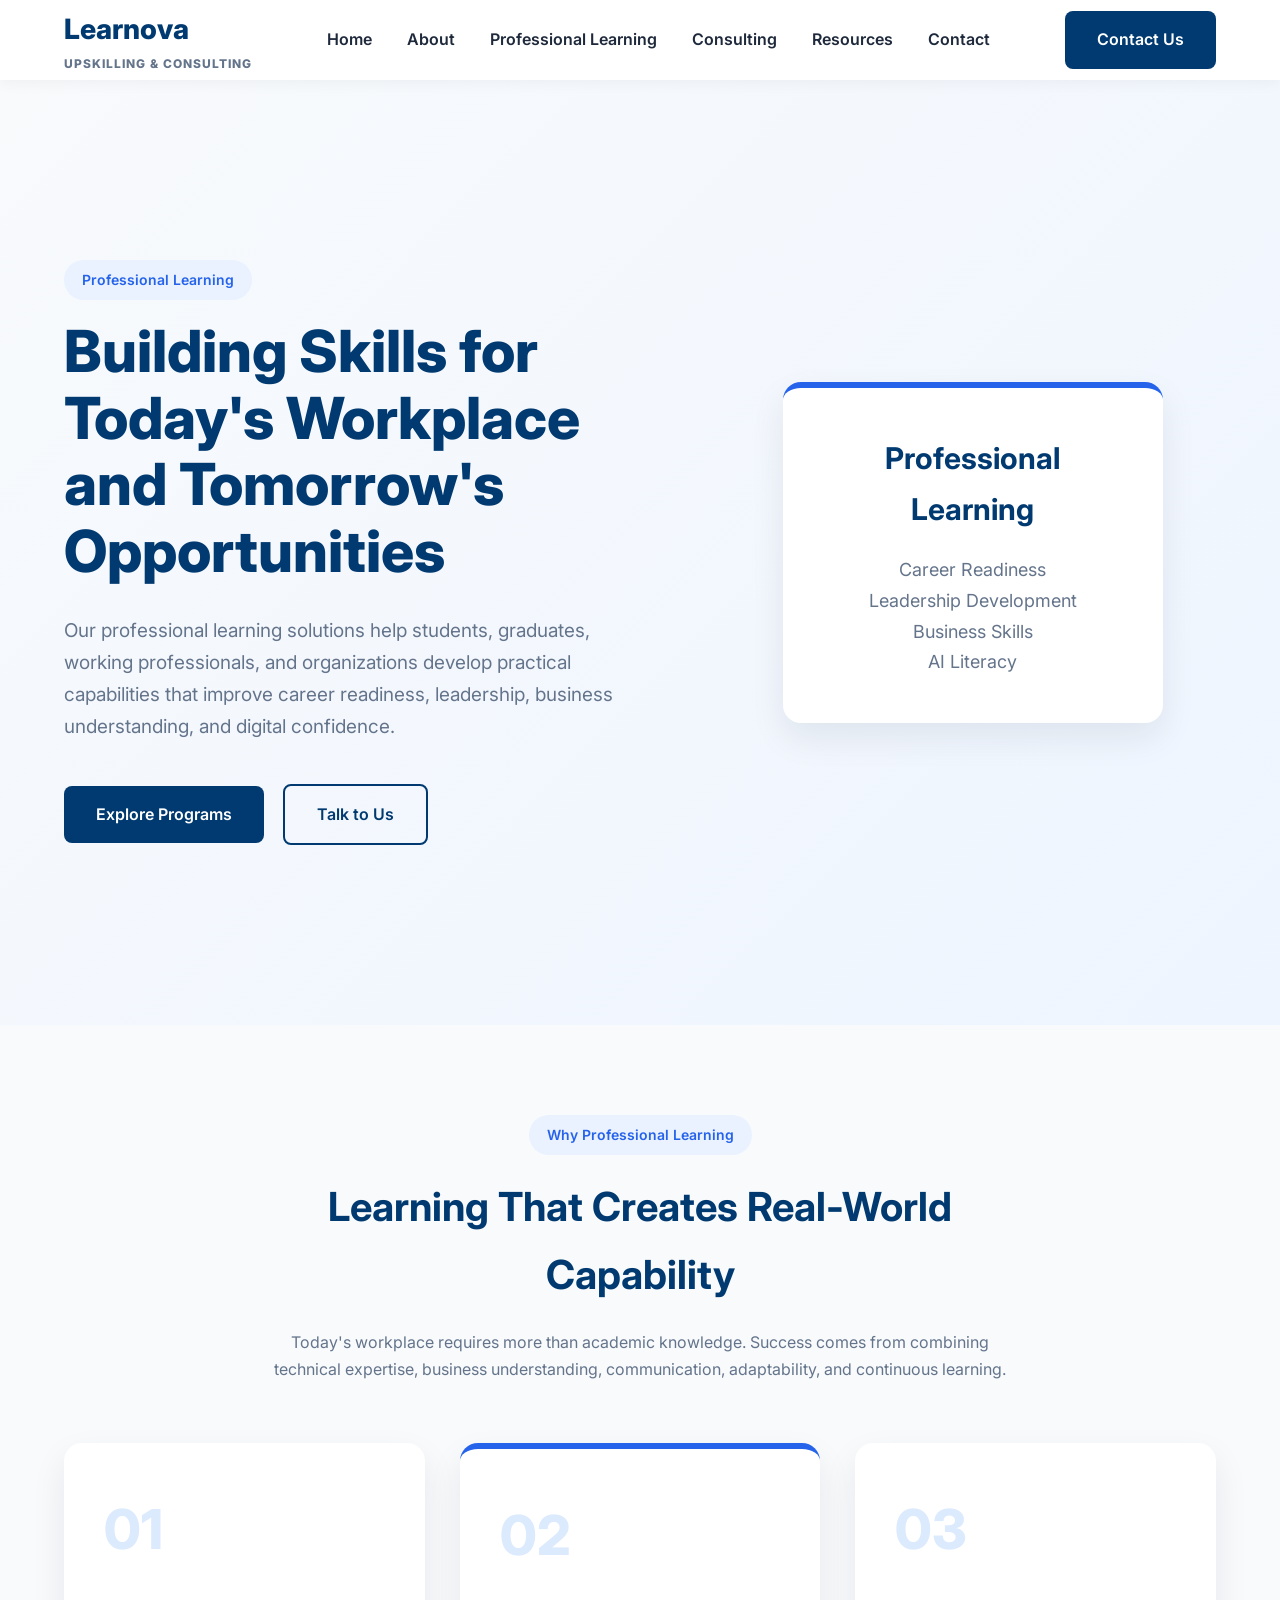
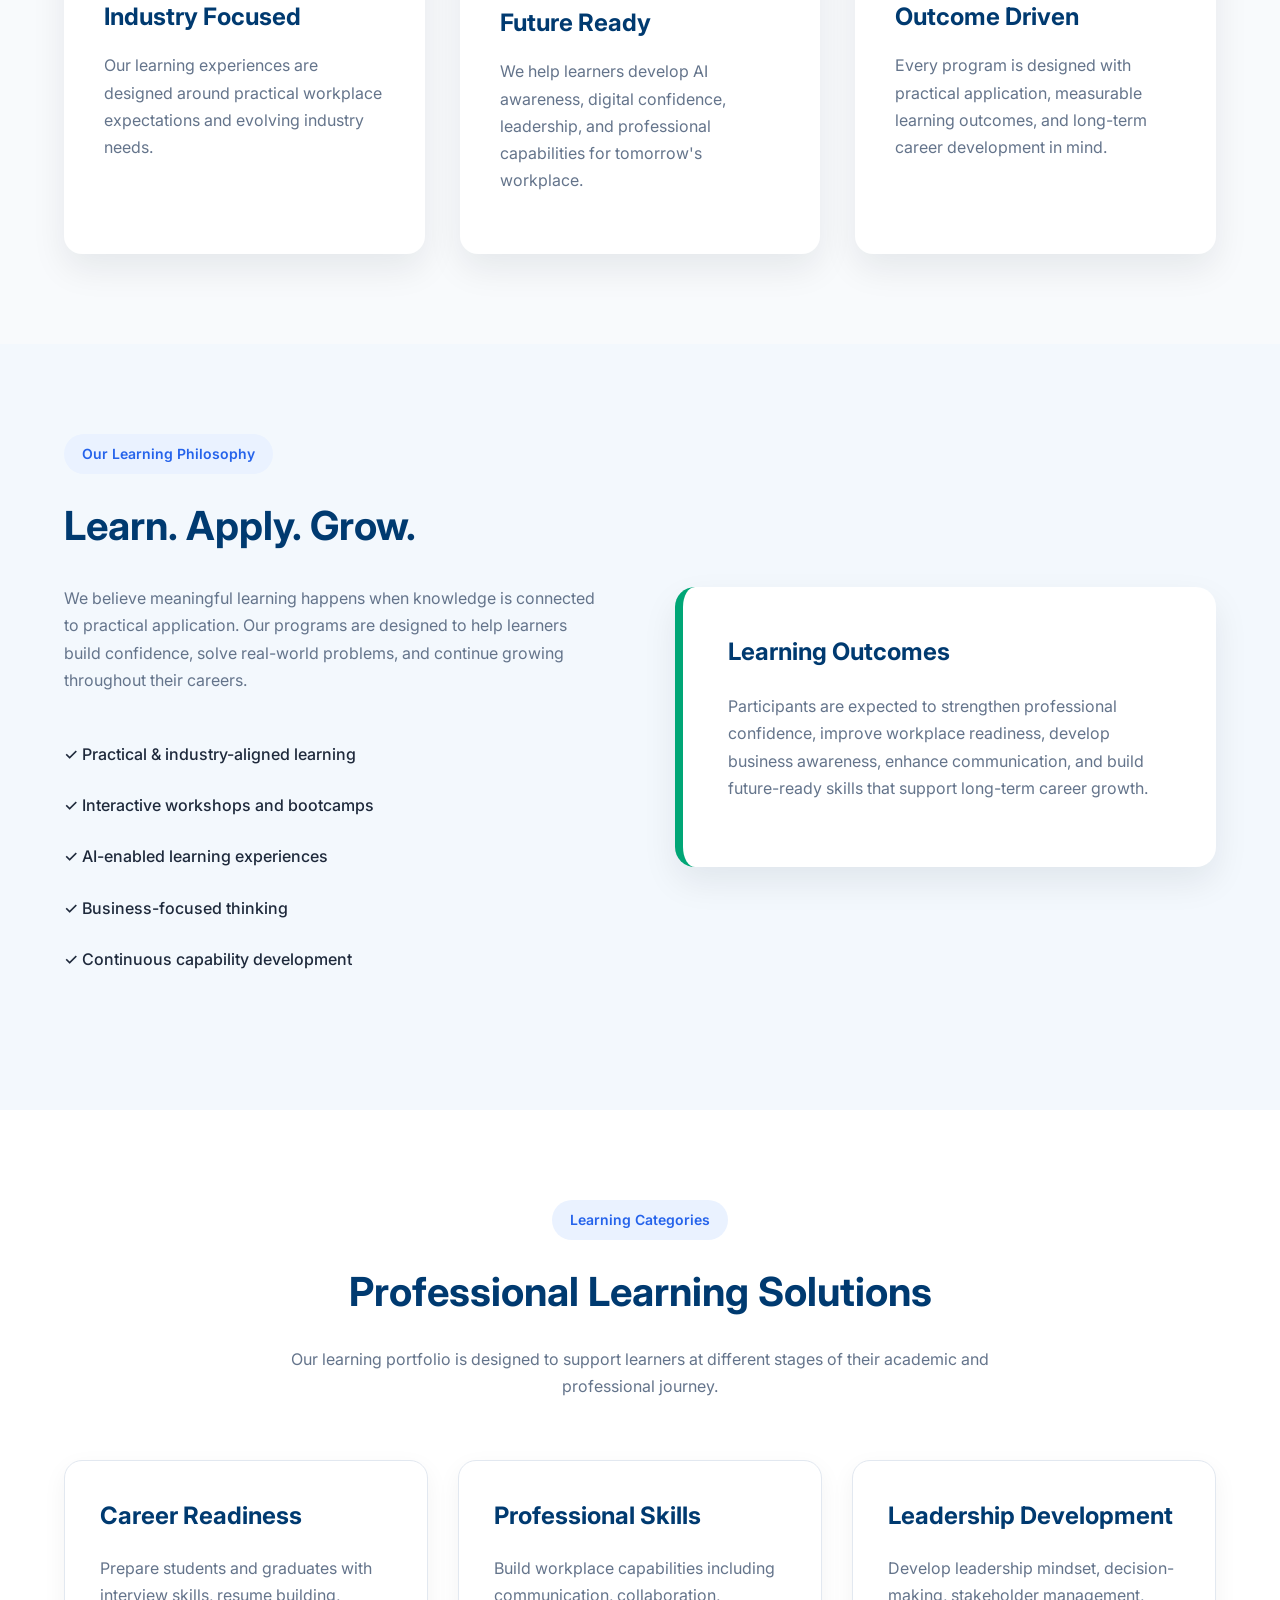
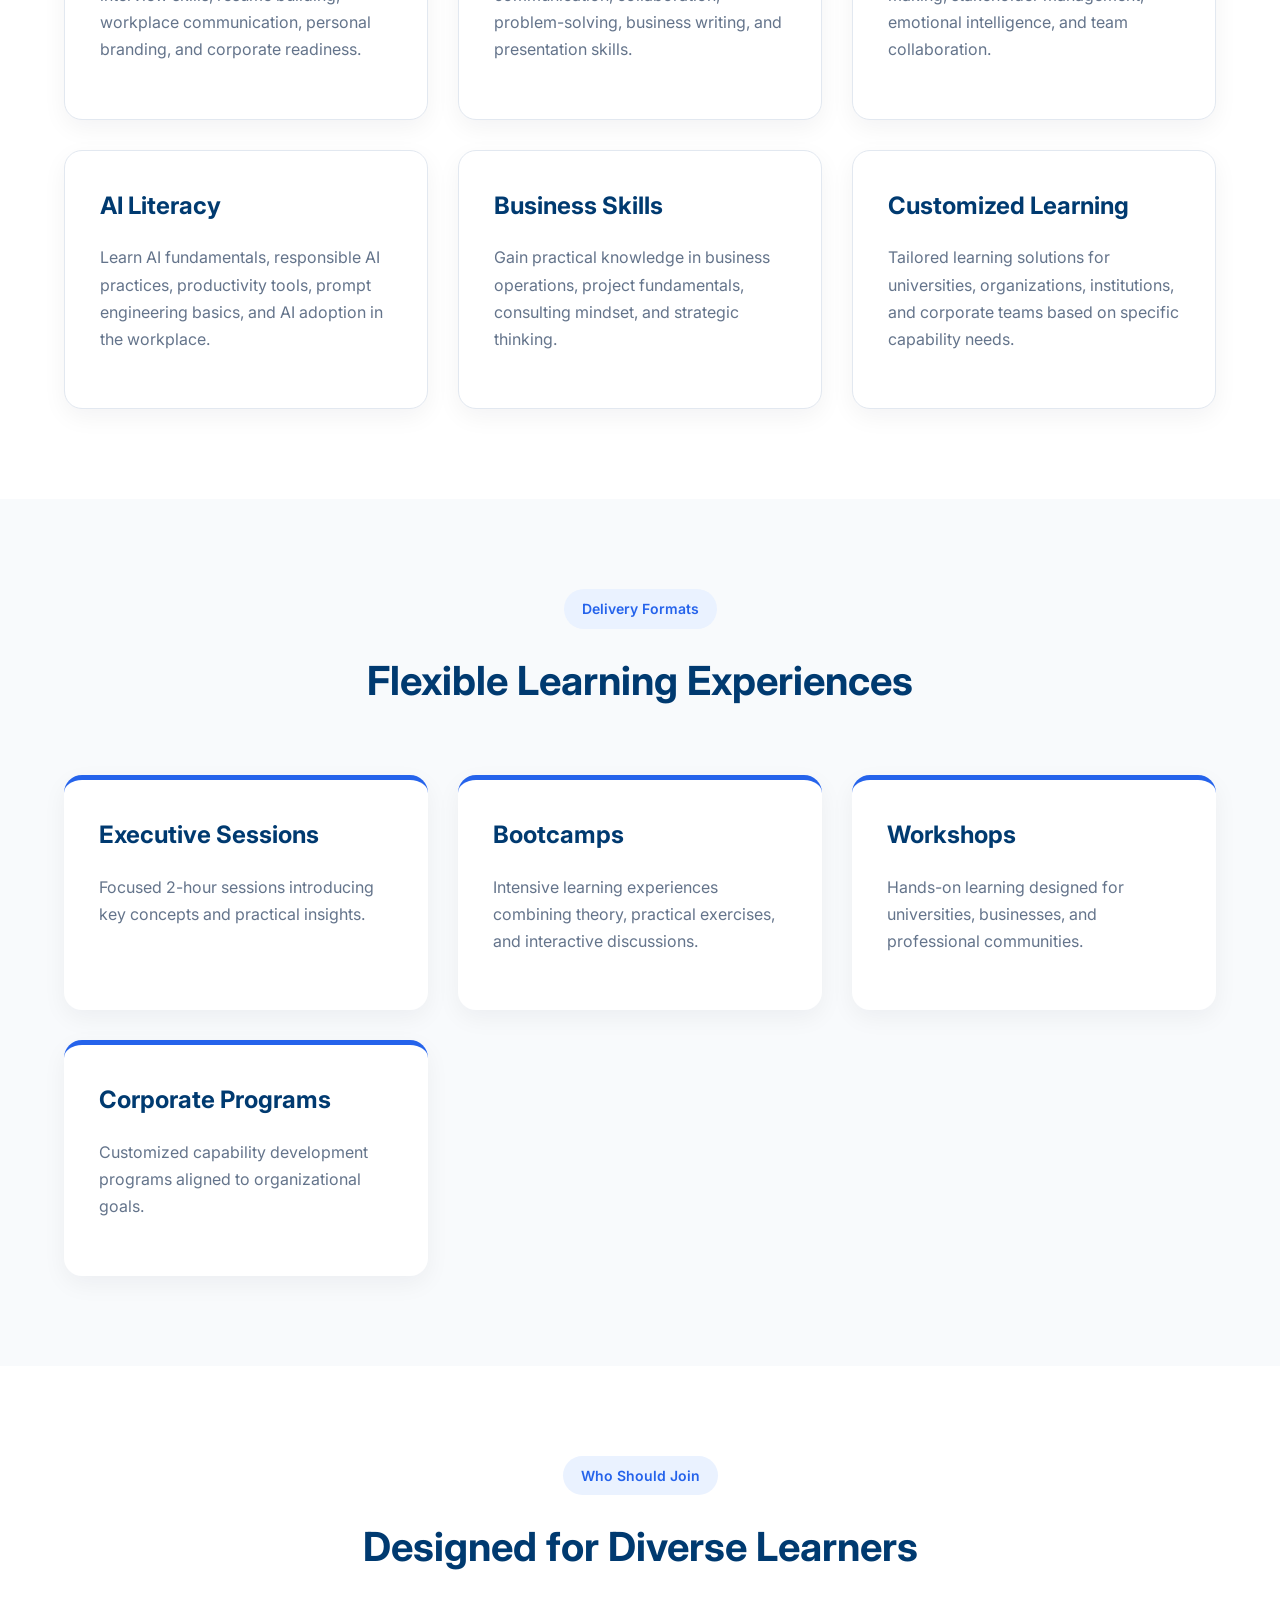
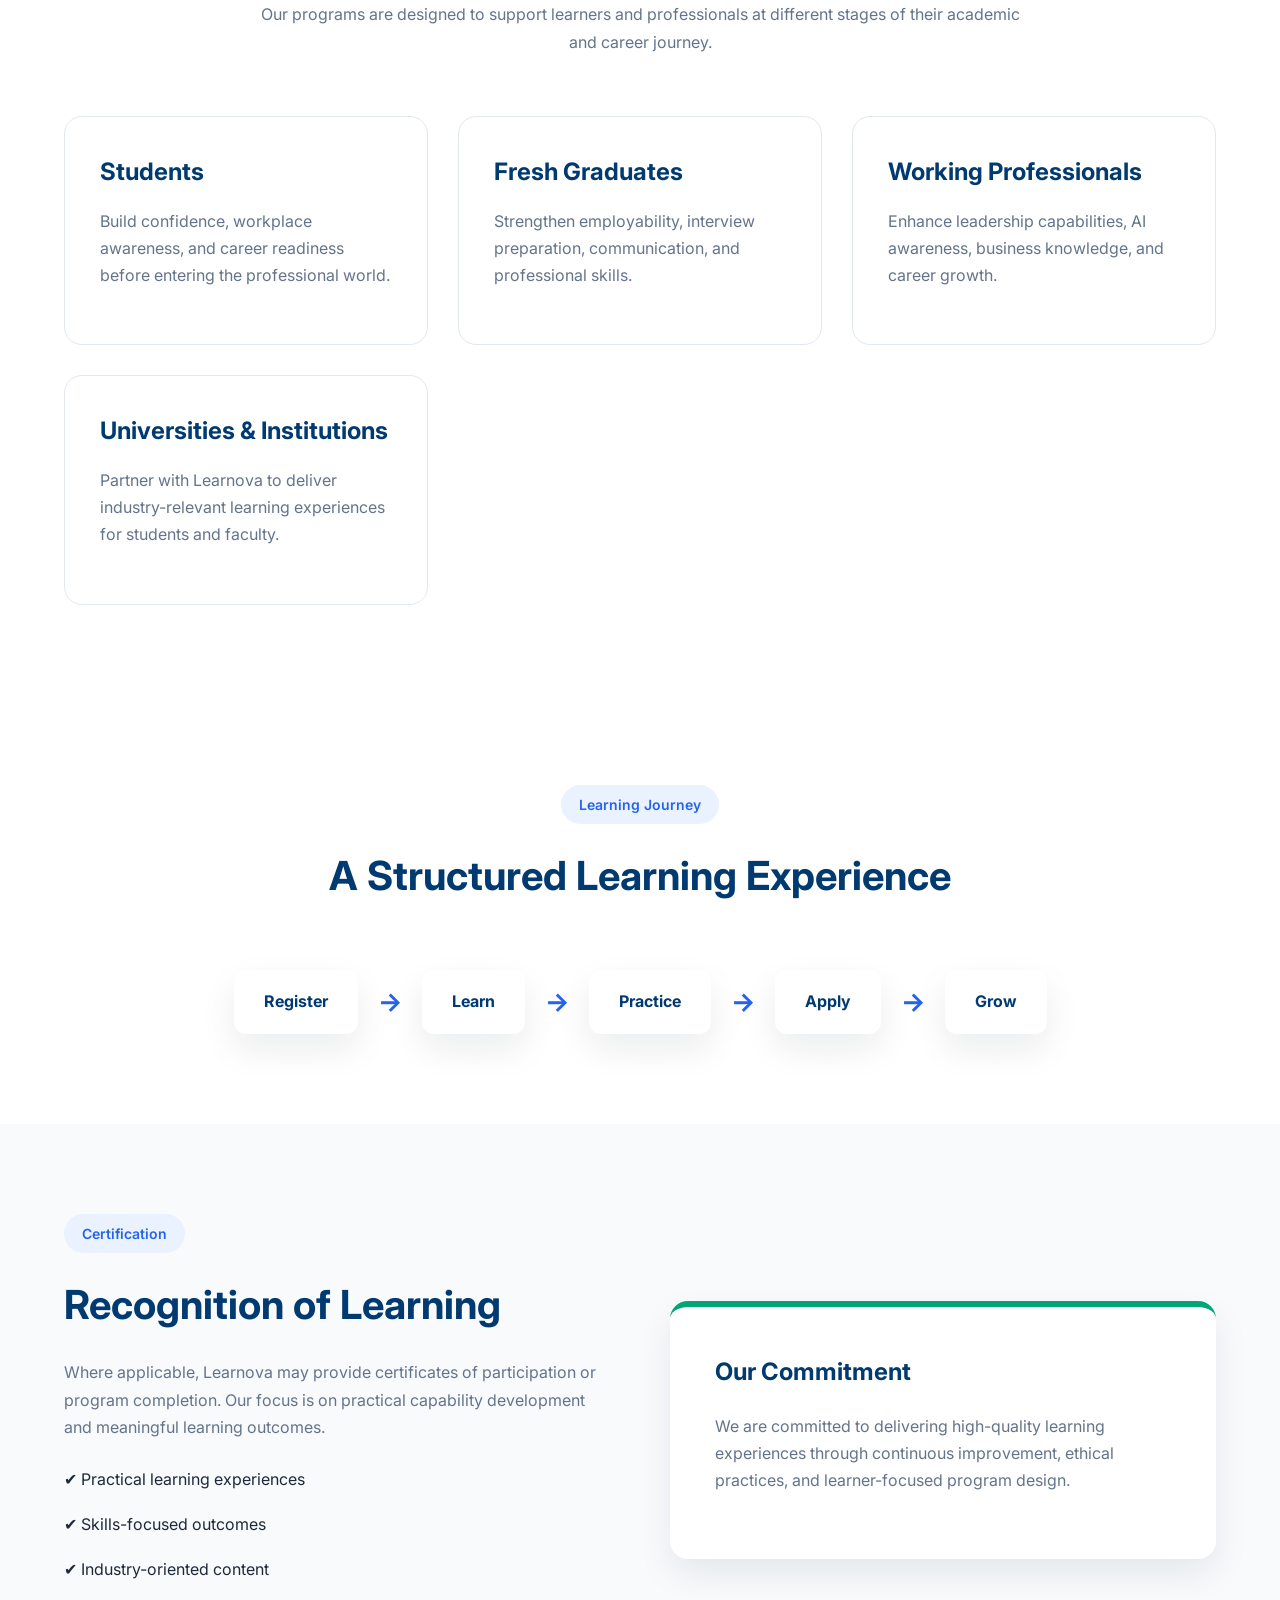
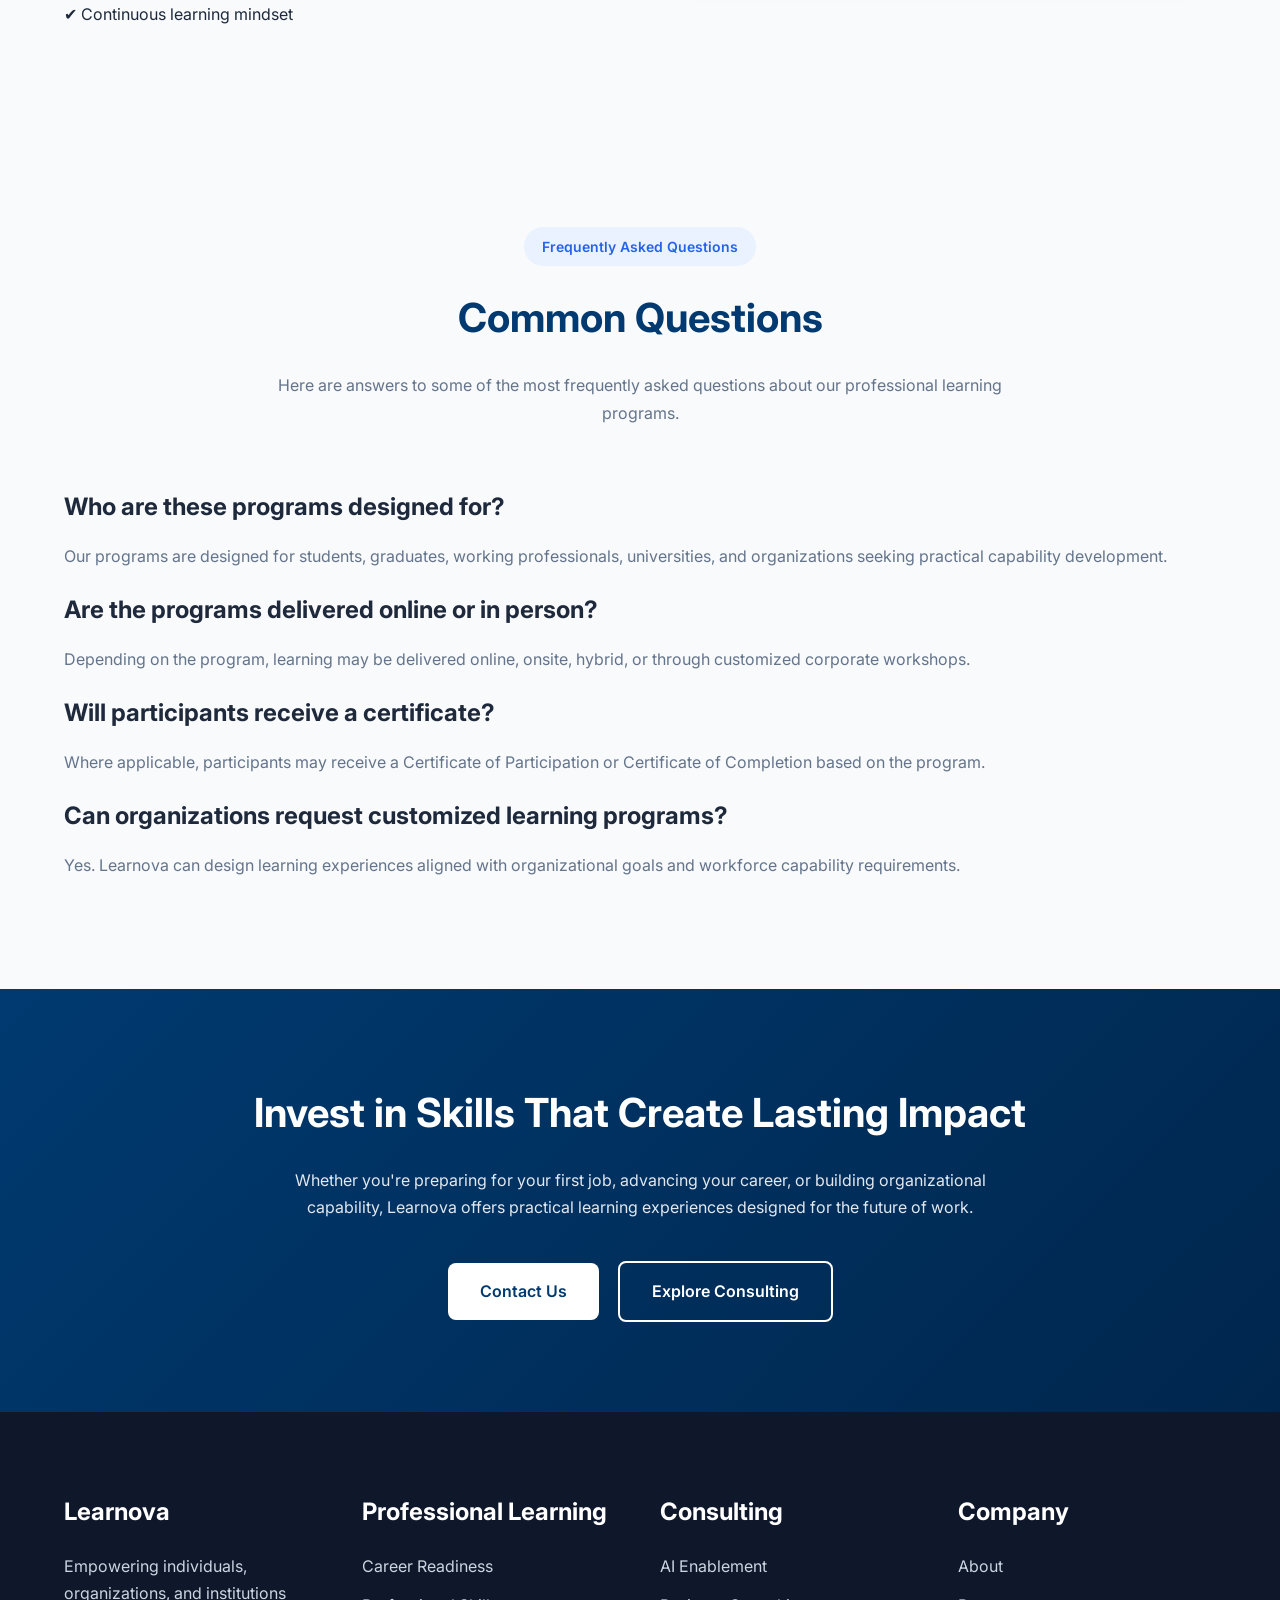
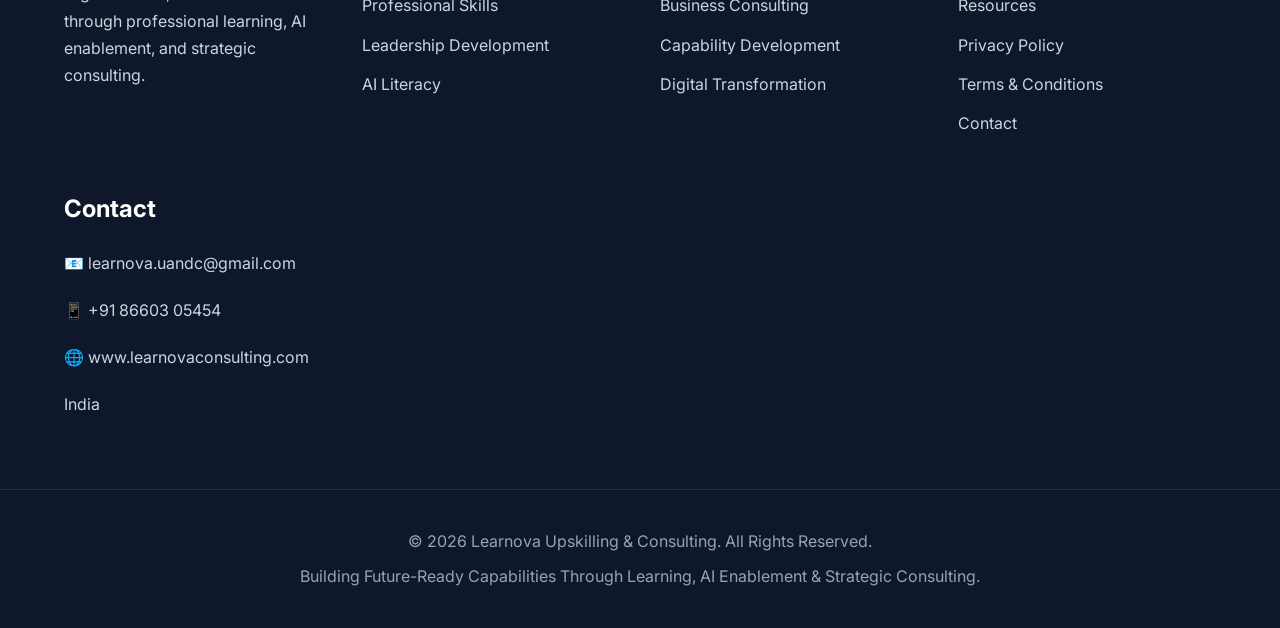
<file: professional-learning.html>
<!DOCTYPE html>
<html lang="en">

<head>

<meta charset="UTF-8">

<meta name="viewport" content="width=device-width, initial-scale=1.0">

<title>
Professional Learning | Learnova Upskilling & Consulting
</title>

<meta name="description"
content="Professional learning programs designed for students, graduates, working professionals, universities, and organizations.">

<meta name="keywords"
content="Professional Learning, Career Readiness, Leadership, AI Skills, Learnova">

<meta name="author"
content="Learnova Upskilling & Consulting">

<link rel="preconnect" href="https://fonts.googleapis.com">

<link rel="preconnect" href="https://fonts.gstatic.com" crossorigin>

<link href="https://fonts.googleapis.com/css2?family=Inter:wght@300;400;500;600;700;800&display=swap"
rel="stylesheet">

<link rel="stylesheet"
href="assets/css/style.css">

<link rel="stylesheet"
href="assets/css/responsive.css">

</head>

<body>

<!-- ==========================================
HEADER
========================================== -->

<header class="header">

<div class="container nav-container">

<div class="logo">

<a href="index.html">

Learnova

<span>

Upskilling & Consulting

</span>

</a>

</div>

<nav class="navigation">

<ul>

<li><a href="index.html">Home</a></li>

<li><a href="about.html">About</a></li>

<li><a href="professional-learning.html">Professional Learning</a></li>

<li><a href="consulting.html">Consulting</a></li>

<li><a href="resources.html">Resources</a></li>

<li><a href="contact.html">Contact</a></li>

</ul>

</nav>

<a href="contact.html"
class="btn-primary">

Contact Us

</a>

</div>

</header>

<!-- ==========================================
HERO
========================================== -->

<section class="hero">

<div class="container hero-container">

<div class="hero-content">

<span class="section-tag">

Professional Learning

</span>

<h1>

Building Skills for Today's Workplace and Tomorrow's Opportunities

</h1>

<p>

Our professional learning solutions help students, graduates, working professionals, and organizations develop practical capabilities that improve career readiness, leadership, business understanding, and digital confidence.

</p>

<div class="hero-buttons">

<a href="#programs"
class="btn-primary">

Explore Programs

</a>

<a href="contact.html"
class="btn-secondary">

Talk to Us

</a>

</div>

</div>

<div class="hero-image">

<div class="hero-card">

<h3>

Professional Learning

</h3>

<p>

Career Readiness

</p>

<p>

Leadership Development

</p>

<p>

Business Skills

</p>

<p>

AI Literacy

</p>

</div>

</div>

</div>

</section>
<!-- ==========================================
WHY PROFESSIONAL LEARNING
========================================== -->

<section class="learning-philosophy">

    <div class="container">

        <div class="section-header">

            <span class="section-tag">
                Why Professional Learning
            </span>

            <h2>
                Learning That Creates Real-World Capability
            </h2>

            <p>
                Today's workplace requires more than academic knowledge. Success comes from combining technical expertise, business understanding, communication, adaptability, and continuous learning.
            </p>

        </div>

        <div class="pillar-grid">

            <div class="pillar-card">

                <div class="pillar-number">01</div>

                <h3>Industry Focused</h3>

                <p>
                    Our learning experiences are designed around practical workplace expectations and evolving industry needs.
                </p>

            </div>

            <div class="pillar-card featured">

                <div class="pillar-number">02</div>

                <h3>Future Ready</h3>

                <p>
                    We help learners develop AI awareness, digital confidence, leadership, and professional capabilities for tomorrow's workplace.
                </p>

            </div>

            <div class="pillar-card">

                <div class="pillar-number">03</div>

                <h3>Outcome Driven</h3>

                <p>
                    Every program is designed with practical application, measurable learning outcomes, and long-term career development in mind.
                </p>

            </div>

        </div>

    </div>

</section>



<!-- ==========================================
OUR LEARNING PHILOSOPHY
========================================== -->

<section class="ai-highlight">

    <div class="container ai-container">

        <div class="ai-left">

            <span class="section-tag">
                Our Learning Philosophy
            </span>

            <h2>

                Learn. Apply. Grow.

            </h2>

            <p>

                We believe meaningful learning happens when knowledge is connected to practical application. Our programs are designed to help learners build confidence, solve real-world problems, and continue growing throughout their careers.

            </p>

            <ul class="ai-list">

                <li>✓ Practical & industry-aligned learning</li>

                <li>✓ Interactive workshops and bootcamps</li>

                <li>✓ AI-enabled learning experiences</li>

                <li>✓ Business-focused thinking</li>

                <li>✓ Continuous capability development</li>

            </ul>

        </div>

        <div class="ai-box">

            <h3>

                Learning Outcomes

            </h3>

            <p>

                Participants are expected to strengthen professional confidence, improve workplace readiness, develop business awareness, enhance communication, and build future-ready skills that support long-term career growth.

            </p>

        </div>

    </div>

  </section>
  <!-- ==========================================
LEARNING CATEGORIES
========================================== -->

<section id="programs" class="learning-solutions">

    <div class="container">

        <div class="section-header">

            <span class="section-tag">

                Learning Categories

            </span>

            <h2>

                Professional Learning Solutions

            </h2>

            <p>

                Our learning portfolio is designed to support learners at different stages of their academic and professional journey.

            </p>

        </div>

        <div class="learning-grid">

            <div class="learning-card">

                <h3>

                    Career Readiness

                </h3>

                <p>

                    Prepare students and graduates with interview skills, resume building, workplace communication, personal branding, and corporate readiness.

                </p>

            </div>

            <div class="learning-card">

                <h3>

                    Professional Skills

                </h3>

                <p>

                    Build workplace capabilities including communication, collaboration, problem-solving, business writing, and presentation skills.

                </p>

            </div>

            <div class="learning-card">

                <h3>

                    Leadership Development

                </h3>

                <p>

                    Develop leadership mindset, decision-making, stakeholder management, emotional intelligence, and team collaboration.

                </p>

            </div>

            <div class="learning-card">

                <h3>

                    AI Literacy

                </h3>

                <p>

                    Learn AI fundamentals, responsible AI practices, productivity tools, prompt engineering basics, and AI adoption in the workplace.

                </p>

            </div>

            <div class="learning-card">

                <h3>

                    Business Skills

                </h3>

                <p>

                    Gain practical knowledge in business operations, project fundamentals, consulting mindset, and strategic thinking.

                </p>

            </div>

            <div class="learning-card">

                <h3>

                    Customized Learning

                </h3>

                <p>

                    Tailored learning solutions for universities, organizations, institutions, and corporate teams based on specific capability needs.

                </p>

            </div>

        </div>

    </div>

</section>



<!-- ==========================================
DELIVERY FORMATS
========================================== -->

<section class="consulting-overview">

    <div class="container">

        <div class="section-header">

            <span class="section-tag">

                Delivery Formats

            </span>

            <h2>

                Flexible Learning Experiences

            </h2>

        </div>

        <div class="consulting-grid">

            <div class="consulting-card">

                <h3>

                    Executive Sessions

                </h3>

                <p>

                    Focused 2-hour sessions introducing key concepts and practical insights.

                </p>

            </div>

            <div class="consulting-card">

                <h3>

                    Bootcamps

                </h3>

                <p>

                    Intensive learning experiences combining theory, practical exercises, and interactive discussions.

                </p>

            </div>

            <div class="consulting-card">

                <h3>

                    Workshops

                </h3>

                <p>

                    Hands-on learning designed for universities, businesses, and professional communities.

                </p>

            </div>

            <div class="consulting-card">

                <h3>

                    Corporate Programs

                </h3>

                <p>

                    Customized capability development programs aligned to organizational goals.

                </p>

            </div>

        </div>

    </div>

  </section>
  <!-- ==========================================
WHO SHOULD JOIN
========================================== -->

<section class="partnerships">

    <div class="container">

        <div class="section-header">

            <span class="section-tag">

                Who Should Join

            </span>

            <h2>

                Designed for Diverse Learners

            </h2>

            <p>

                Our programs are designed to support learners and professionals at different stages of their academic and career journey.

            </p>

        </div>

        <div class="partnership-grid">

            <div class="partnership-card">

                <h3>

                    Students

                </h3>

                <p>

                    Build confidence, workplace awareness, and career readiness before entering the professional world.

                </p>

            </div>

            <div class="partnership-card">

                <h3>

                    Fresh Graduates

                </h3>

                <p>

                    Strengthen employability, interview preparation, communication, and professional skills.

                </p>

            </div>

            <div class="partnership-card">

                <h3>

                    Working Professionals

                </h3>

                <p>

                    Enhance leadership capabilities, AI awareness, business knowledge, and career growth.

                </p>

            </div>

            <div class="partnership-card">

                <h3>

                    Universities & Institutions

                </h3>

                <p>

                    Partner with Learnova to deliver industry-relevant learning experiences for students and faculty.

                </p>

            </div>

        </div>

    </div>

</section>



<!-- ==========================================
LEARNING JOURNEY
========================================== -->

<section class="journey">

    <div class="container">

        <div class="section-header">

            <span class="section-tag">

                Learning Journey

            </span>

            <h2>

                A Structured Learning Experience

            </h2>

        </div>

        <div class="journey-flow">

            <div class="journey-step">

                Register

            </div>

            <div class="journey-arrow">→</div>

            <div class="journey-step">

                Learn

            </div>

            <div class="journey-arrow">→</div>

            <div class="journey-step">

                Practice

            </div>

            <div class="journey-arrow">→</div>

            <div class="journey-step">

                Apply

            </div>

            <div class="journey-arrow">→</div>

            <div class="journey-step">

                Grow

            </div>

        </div>

    </div>

</section>



<!-- ==========================================
CERTIFICATION PHILOSOPHY
========================================== -->

<section class="quality">

    <div class="container quality-container">

        <div>

            <span class="section-tag">

                Certification

            </span>

            <h2>

                Recognition of Learning

            </h2>

            <p>

                Where applicable, Learnova may provide certificates of participation or program completion. Our focus is on practical capability development and meaningful learning outcomes.

            </p>

            <ul>

                <li>✔ Practical learning experiences</li>

                <li>✔ Skills-focused outcomes</li>

                <li>✔ Industry-oriented content</li>

                <li>✔ Continuous learning mindset</li>

            </ul>

        </div>

        <div class="quality-card">

            <h3>

                Our Commitment

            </h3>

            <p>

                We are committed to delivering high-quality learning experiences through continuous improvement, ethical practices, and learner-focused program design.

            </p>

        </div>

    </div>

  </section>
  <!-- ==========================================
FREQUENTLY ASKED QUESTIONS
========================================== -->

<section class="faq">

    <div class="container">

        <div class="section-header">

            <span class="section-tag">

                Frequently Asked Questions

            </span>

            <h2>

                Common Questions

            </h2>

            <p>

                Here are answers to some of the most frequently asked questions about our professional learning programs.

            </p>

        </div>

        <div class="faq-container">

            <div class="faq-item">

                <h3>

                    Who are these programs designed for?

                </h3>

                <p>

                    Our programs are designed for students, graduates, working professionals, universities, and organizations seeking practical capability development.

                </p>

            </div>

            <div class="faq-item">

                <h3>

                    Are the programs delivered online or in person?

                </h3>

                <p>

                    Depending on the program, learning may be delivered online, onsite, hybrid, or through customized corporate workshops.

                </p>

            </div>

            <div class="faq-item">

                <h3>

                    Will participants receive a certificate?

                </h3>

                <p>

                    Where applicable, participants may receive a Certificate of Participation or Certificate of Completion based on the program.

                </p>

            </div>

            <div class="faq-item">

                <h3>

                    Can organizations request customized learning programs?

                </h3>

                <p>

                    Yes. Learnova can design learning experiences aligned with organizational goals and workforce capability requirements.

                </p>

            </div>

        </div>

    </div>

</section>



<!-- ==========================================
CALL TO ACTION
========================================== -->

<section class="cta">

    <div class="container">

        <h2>

            Invest in Skills That Create Lasting Impact

        </h2>

        <p>

            Whether you're preparing for your first job, advancing your career, or building organizational capability, Learnova offers practical learning experiences designed for the future of work.

        </p>

        <div class="hero-buttons">

            <a href="contact.html" class="btn-primary">

                Contact Us

            </a>

            <a href="consulting.html" class="btn-secondary">

                Explore Consulting

            </a>

        </div>

    </div>

</section>
<!-- ==========================================
FOOTER
========================================== -->

<footer class="footer">

    <div class="container footer-grid">

        <div class="footer-column">

            <h3>

                Learnova

            </h3>

            <p>

                Empowering individuals, organizations, and institutions through professional learning, AI enablement, and strategic consulting.

            </p>

        </div>

        <div class="footer-column">

            <h3>

                Professional Learning

            </h3>

            <ul>

                <li><a href="professional-learning.html">Career Readiness</a></li>

                <li><a href="professional-learning.html">Professional Skills</a></li>

                <li><a href="professional-learning.html">Leadership Development</a></li>

                <li><a href="professional-learning.html">AI Literacy</a></li>

            </ul>

        </div>

        <div class="footer-column">

            <h3>

                Consulting

            </h3>

            <ul>

                <li><a href="consulting.html">AI Enablement</a></li>

                <li><a href="consulting.html">Business Consulting</a></li>

                <li><a href="consulting.html">Capability Development</a></li>

                <li><a href="consulting.html">Digital Transformation</a></li>

            </ul>

        </div>

        <div class="footer-column">

            <h3>

                Company

            </h3>

            <ul>

                <li><a href="about.html">About</a></li>

                <li><a href="resources.html">Resources</a></li>

                <li><a href="privacy-policy.html">Privacy Policy</a></li>

                <li><a href="terms-and-conditions.html">Terms & Conditions</a></li>

                <li><a href="contact.html">Contact</a></li>

            </ul>

        </div>

        <div class="footer-column">

            <h3>

                Contact

            </h3>

            <p>📧 learnova.uandc@gmail.com</p>

            <p>📱 +91 86603 05454</p>

            <p>🌐 www.learnovaconsulting.com</p>

            <p>India</p>

        </div>

    </div>

    <div class="footer-bottom">

        <div class="container">

            <p>

                © 2026 Learnova Upskilling & Consulting. All Rights Reserved.

            </p>

            <p>

                Building Future-Ready Capabilities Through Learning, AI Enablement & Strategic Consulting.

            </p>

        </div>

    </div>

</footer>

<script src="assets/js/main.js"></script>

<script src="assets/js/register.js"></script>

</body>

</html>
</file>
<file: assets/css/style.css>
/* ===================================================
   LEARNOVA UPSKILLING & CONSULTING
   Global Styles
   Version 1.0
=================================================== */

/* ==========================
   GOOGLE FONT
========================== */

@import url('https://fonts.googleapis.com/css2?family=Inter:wght@300;400;500;600;700;800&display=swap');

/* ==========================
   CSS VARIABLES
========================== */

:root{

    --primary:#003A70;
    --primary-dark:#00264D;

    --secondary:#2563EB;

    --accent:#00A676;

    --background:#F8FAFC;

    --surface:#FFFFFF;

    --text:#1E293B;

    --text-light:#64748B;

    --border:#E2E8F0;

    --shadow:0 15px 35px rgba(15,23,42,.08);

    --radius:14px;

    --transition:.35s ease;

}

/* ==========================
   RESET
========================== */

*{
    margin:0;
    padding:0;
    box-sizing:border-box;
}

/* ==========================
   BODY
========================== */

body{

    font-family:'Inter',sans-serif;

    background:var(--background);

    color:var(--text);

    line-height:1.7;

    font-size:16px;

    overflow-x:hidden;

}

/* ==========================
   LINKS
========================== */

a{

    text-decoration:none;

    color:inherit;

    transition:var(--transition);

}

/* ==========================
   IMAGES
========================== */

img{

    max-width:100%;

    display:block;

}

/* ==========================
   CONTAINER
========================== */

.container{

    width:90%;

    max-width:1200px;

    margin:auto;

}

/* ==========================
   SECTION SPACING
========================== */

section{

    padding:90px 0;

}

/* ==========================
   HEADINGS
========================== */

h1{

    font-size:58px;

    font-weight:800;

    line-height:1.15;

    color:var(--primary);

}

h2{

    font-size:40px;

    margin-bottom:20px;

    color:var(--primary);

}

h3{

    font-size:24px;

    margin-bottom:15px;

}

p{

    color:var(--text-light);

    margin-bottom:20px;

}

/* ==========================
   SECTION HEADER
========================== */

.section-header{

    text-align:center;

    max-width:760px;

    margin:0 auto 60px;

}

.section-tag{

    display:inline-block;

    padding:8px 18px;

    border-radius:50px;

    background:#EAF2FF;

    color:var(--secondary);

    font-size:14px;

    font-weight:600;

    margin-bottom:18px;

}
/* ===================================================
   HEADER
=================================================== */

.header{

    position:sticky;

    top:0;

    width:100%;

    background:#ffffff;

    z-index:1000;

    box-shadow:0 2px 15px rgba(0,0,0,.05);

}

.nav-container{

    display:flex;

    justify-content:space-between;

    align-items:center;

    min-height:80px;

}

.logo a{

    display:flex;

    flex-direction:column;

    color:var(--primary);

}

.logo{

    font-size:28px;

    font-weight:800;

}

.logo span{

    font-size:12px;

    color:var(--text-light);

    letter-spacing:1px;

    text-transform:uppercase;

}

/* ==========================
   NAVIGATION
========================== */

.navigation ul{

    display:flex;

    list-style:none;

    gap:35px;

}

.navigation a{

    font-weight:600;

    color:var(--text);

    position:relative;

}

.navigation a::after{

    content:"";

    position:absolute;

    left:0;

    bottom:-8px;

    width:0;

    height:3px;

    background:var(--secondary);

    transition:.3s;

}

.navigation a:hover::after{

    width:100%;

}

.navigation a:hover{

    color:var(--secondary);

}

/* ==========================
   BUTTONS
========================== */

.btn-primary{

    display:inline-block;

    background:var(--primary);

    color:#fff;

    padding:15px 32px;

    border-radius:8px;

    font-weight:600;

    transition:var(--transition);

}

.btn-primary:hover{

    background:var(--primary-dark);

    transform:translateY(-3px);

    box-shadow:var(--shadow);

}

.btn-secondary{

    display:inline-block;

    border:2px solid var(--primary);

    color:var(--primary);

    padding:15px 32px;

    border-radius:8px;

    font-weight:600;

    margin-left:15px;

    transition:var(--transition);

}

.btn-secondary:hover{

    background:var(--primary);

    color:#fff;

}

/* ==========================
   HERO
========================== */

.hero{

    background:linear-gradient(135deg,#F8FAFC,#EEF5FF);

}

.hero-container{

    display:grid;

    grid-template-columns:1.1fr .9fr;

    align-items:center;

    gap:70px;

    min-height:85vh;

}

.hero-content p{

    font-size:19px;

    max-width:650px;

    margin:30px 0;

}

.hero-buttons{

    margin-top:40px;

}

.hero-image{

    display:flex;

    justify-content:center;

    align-items:center;

}

.hero-card{

    width:380px;

    background:#fff;

    border-radius:18px;

    padding:45px;

    text-align:center;

    box-shadow:var(--shadow);

    border-top:6px solid var(--secondary);

}

.hero-card h3{

    color:var(--primary);

    font-size:30px;

    margin-bottom:20px;

}

.hero-card p{

    font-size:18px;

    margin:0;

}

/* ==========================
   SIMPLE FLOAT ANIMATION
========================== */

.hero-card{

    animation:float 4s ease-in-out infinite;

}

@keyframes float{

0%{

transform:translateY(0);

}

50%{

transform:translateY(-12px);

}

100%{

transform:translateY(0);

}

}
/* ===================================================
   FOCUS AREAS
=================================================== */

.focus-grid{

    display:grid;

    grid-template-columns:repeat(auto-fit,minmax(250px,1fr));

    gap:30px;

}

.focus-card{

    background:#fff;

    padding:35px;

    border-radius:16px;

    box-shadow:var(--shadow);

    transition:var(--transition);

    border:1px solid var(--border);

}

.focus-card:hover{

    transform:translateY(-10px);

    border-color:var(--secondary);

}

.focus-card .icon{

    font-size:42px;

    margin-bottom:20px;

}

.focus-card h3{

    color:var(--primary);

    margin-bottom:15px;

}

/* ===================================================
   BUSINESS PILLARS
=================================================== */

.pillar-grid{

    display:grid;

    grid-template-columns:repeat(auto-fit,minmax(300px,1fr));

    gap:35px;

}

.pillar-card{

    background:#fff;

    padding:40px;

    border-radius:18px;

    box-shadow:var(--shadow);

    transition:var(--transition);

    position:relative;

    overflow:hidden;

}

.pillar-card:hover{

    transform:translateY(-10px);

}

.pillar-number{

    font-size:55px;

    font-weight:800;

    color:#DCEAFE;

    margin-bottom:20px;

}

.pillar-card h3{

    color:var(--primary);

}

.featured{

    border-top:6px solid var(--secondary);

}

/* ===================================================
   AI HIGHLIGHT
=================================================== */

.ai-highlight{

    background:#F3F8FD;

}

.ai-container{

    display:grid;

    grid-template-columns:1fr 1fr;

    gap:70px;

    align-items:center;

}

.ai-left h2{

    margin-bottom:25px;

}

.ai-list{

    list-style:none;

    margin:35px 0;

}

.ai-list li{

    padding:12px 0;

    font-weight:500;

}

.ai-box{

    background:#ffffff;

    padding:45px;

    border-radius:20px;

    box-shadow:var(--shadow);

    border-left:8px solid var(--accent);

}

.ai-box h3{

    color:var(--primary);

    margin-bottom:20px;

}
/* ===================================================
   PROFESSIONAL LEARNING
=================================================== */

.learning-solutions{

    background:#ffffff;

}

.learning-grid{

    display:grid;

    grid-template-columns:repeat(auto-fit,minmax(280px,1fr));

    gap:30px;

}

.learning-card{

    background:#ffffff;

    border:1px solid var(--border);

    border-radius:18px;

    padding:35px;

    transition:var(--transition);

    box-shadow:0 8px 25px rgba(15,23,42,.05);

}

.learning-card:hover{

    transform:translateY(-8px);

    border-color:var(--secondary);

    box-shadow:var(--shadow);

}

.learning-card h3{

    color:var(--primary);

    margin-bottom:18px;

}


/* ===================================================
   CONSULTING OVERVIEW
=================================================== */

.consulting-overview{

    background:#F8FAFC;

}

.consulting-grid{

    display:grid;

    grid-template-columns:repeat(auto-fit,minmax(280px,1fr));

    gap:30px;

}

.consulting-card{

    background:#ffffff;

    border-radius:18px;

    padding:35px;

    border-top:5px solid var(--secondary);

    transition:var(--transition);

    box-shadow:0 8px 25px rgba(15,23,42,.05);

}

.consulting-card:hover{

    transform:translateY(-10px);

    box-shadow:var(--shadow);

}

.consulting-card h3{

    color:var(--primary);

    margin-bottom:18px;

}


/* ===================================================
   UNIVERSITY & INDUSTRY PARTNERSHIPS
=================================================== */

.partnerships{

    background:#ffffff;

}

.partnership-grid{

    display:grid;

    grid-template-columns:repeat(auto-fit,minmax(300px,1fr));

    gap:30px;

}

.partnership-card{

    background:#ffffff;

    padding:35px;

    border-radius:18px;

    border:1px solid var(--border);

    transition:var(--transition);

}

.partnership-card:hover{

    border-color:var(--accent);

    transform:translateY(-8px);

    box-shadow:var(--shadow);

}

.partnership-card h3{

    color:var(--primary);

}


/* ===================================================
   OUR APPROACH
=================================================== */

.our-approach{

    background:#F3F8FD;

}

.approach-grid{

    display:grid;

    grid-template-columns:repeat(auto-fit,minmax(220px,1fr));

    gap:25px;

}

.approach-card{

    background:#ffffff;

    border-radius:18px;

    padding:35px;

    text-align:center;

    transition:var(--transition);

    box-shadow:0 8px 25px rgba(15,23,42,.05);

}

.approach-card:hover{

    transform:translateY(-10px);

    box-shadow:var(--shadow);

}

.step{

    width:70px;

    height:70px;

    margin:0 auto 20px;

    border-radius:50%;

    background:var(--secondary);

    color:#ffffff;

    display:flex;

    align-items:center;

    justify-content:center;

    font-size:24px;

    font-weight:700;

}

.approach-card h3{

    color:var(--primary);

    margin-bottom:15px;

                   }
/* ===================================================
   LEARNOVA JOURNEY
=================================================== */

.journey{

    background:#ffffff;

}

.journey-flow{

    display:flex;

    justify-content:center;

    align-items:center;

    flex-wrap:wrap;

    gap:20px;

    margin-top:50px;

}

.journey-step{

    background:#ffffff;

    padding:18px 30px;

    border-radius:12px;

    font-weight:700;

    color:var(--primary);

    box-shadow:var(--shadow);

    transition:var(--transition);

}

.journey-step:hover{

    background:var(--secondary);

    color:#ffffff;

    transform:translateY(-6px);

}

.journey-arrow{

    font-size:26px;

    color:var(--secondary);

    font-weight:bold;

}

/* ===================================================
   QUALITY
=================================================== */

.quality{

    background:#F8FAFC;

}

.quality-container{

    display:grid;

    grid-template-columns:1fr 1fr;

    gap:60px;

    align-items:center;

}

.quality ul{

    list-style:none;

    margin-top:25px;

}

.quality li{

    margin-bottom:18px;

    color:var(--text);

}

.quality-card{

    background:#ffffff;

    padding:45px;

    border-radius:18px;

    border-top:6px solid var(--accent);

    box-shadow:var(--shadow);

}

.quality-card h3{

    color:var(--primary);

    margin-bottom:20px;

}

/* ===================================================
   CTA
=================================================== */

.cta{

    background:linear-gradient(135deg,var(--primary),var(--primary-dark));

    color:#ffffff;

    text-align:center;

}

.cta h2{

    color:#ffffff;

    margin-bottom:20px;

}

.cta p{

    color:#E2E8F0;

    max-width:760px;

    margin:0 auto 40px;

}

.cta .btn-primary{

    background:#ffffff;

    color:var(--primary);

}

.cta .btn-primary:hover{

    background:var(--accent);

    color:#ffffff;

}

.cta .btn-secondary{

    border:2px solid #ffffff;

    color:#ffffff;

}

.cta .btn-secondary:hover{

    background:#ffffff;

    color:var(--primary);

}

/* ===================================================
   FOOTER
=================================================== */

.footer{

    background:#0F172A;

    color:#ffffff;

    padding-top:80px;

}

.footer-grid{

    display:grid;

    grid-template-columns:repeat(auto-fit,minmax(220px,1fr));

    gap:40px;

    padding-bottom:50px;

}

.footer-column h3{

    color:#ffffff;

    margin-bottom:20px;

}

.footer-column p{

    color:#CBD5E1;

}

.footer-column ul{

    list-style:none;

}

.footer-column li{

    margin-bottom:12px;

}

.footer-column a{

    color:#CBD5E1;

    transition:.3s;

}

.footer-column a:hover{

    color:#ffffff;

    padding-left:6px;

}

.footer-bottom{

    border-top:1px solid rgba(255,255,255,.1);

    padding:30px 0;

    text-align:center;

}

.footer-bottom p{

    color:#94A3B8;

    margin:8px 0;

}

/* ===================================================
   UTILITIES
=================================================== */

.text-center{

    text-align:center;

}

.mt-40{

    margin-top:40px;

}

.mb-40{

    margin-bottom:40px;

}

/* ===================================================
   SMOOTH SCROLLING
=================================================== */

html{

    scroll-behavior:smooth;

}

/* ===================================================
   SELECTION COLOR
=================================================== */

::selection{

    background:var(--secondary);

    color:#ffffff;

}

/* ===================================================
   SIMPLE FADE-IN ANIMATION
=================================================== */

@keyframes fadeUp{

    from{

        opacity:0;

        transform:translateY(30px);

    }

    to{

        opacity:1;

        transform:translateY(0);

    }

}

section{

    animation:fadeUp .8s ease;

  }
</file>
<file: assets/css/responsive.css>
/* ===================================================
   LEARNOVA RESPONSIVE STYLES
   Version 1.0
=================================================== */

/* ==========================
   LARGE LAPTOPS
========================== */

@media(max-width:1200px){

.container{

    width:92%;

}

.hero-container{

    gap:50px;

}

h1{

    font-size:50px;

}

}


/* ==========================
   TABLETS
========================== */

@media(max-width:992px){

h1{

    font-size:42px;

}

h2{

    font-size:34px;

}

.hero-container{

    grid-template-columns:1fr;

    text-align:center;

}

.hero-content{

    order:1;

}

.hero-image{

    order:2;

}

.hero-content p{

    margin:25px auto;

}

.ai-container{

    grid-template-columns:1fr;

}

.quality-container{

    grid-template-columns:1fr;

}

.navigation ul{

    gap:20px;

}

.footer-grid{

    grid-template-columns:repeat(2,1fr);

}

}


/* ==========================
   MOBILE LANDSCAPE
========================== */

@media(max-width:768px){

section{

    padding:70px 0;

}

h1{

    font-size:36px;

}

h2{

    font-size:30px;

}

.nav-container{

    flex-direction:column;

    padding:20px 0;

}

.navigation{

    margin:20px 0;

}

.navigation ul{

    flex-wrap:wrap;

    justify-content:center;

}

.hero-card{

    width:100%;

    max-width:380px;

}

.hero-buttons{

    display:flex;

    flex-direction:column;

    gap:15px;

}

.btn-secondary{

    margin-left:0;

}

}
/* ===================================================
   MOBILE PHONES
=================================================== */

@media(max-width:576px){

/* ---------- Typography ---------- */

body{

    font-size:15px;

}

h1{

    font-size:30px;

    line-height:1.2;

}

h2{

    font-size:26px;

}

h3{

    font-size:20px;

}

p{

    font-size:15px;

}

/* ---------- Container ---------- */

.container{

    width:92%;

}

/* ---------- Header ---------- */

.header{

    position:relative;

}

.nav-container{

    flex-direction:column;

    align-items:center;

}

.logo{

    text-align:center;

    margin-bottom:15px;

}

.navigation ul{

    flex-direction:column;

    align-items:center;

    gap:15px;

}

.navigation a{

    font-size:16px;

}

/* ---------- Hero ---------- */

.hero{

    padding:60px 0;

}

.hero-container{

    gap:40px;

}

.hero-card{

    padding:30px;

}

.hero-card h3{

    font-size:24px;

}

.hero-buttons{

    width:100%;

}

.btn-primary,
.btn-secondary{

    width:100%;

    text-align:center;

}

/* ---------- Cards ---------- */

.focus-grid,
.pillar-grid,
.learning-grid,
.consulting-grid,
.partnership-grid,
.approach-grid{

    grid-template-columns:1fr;

}

/* ---------- Journey ---------- */

.journey-flow{

    flex-direction:column;

}

.journey-arrow{

    transform:rotate(90deg);

}

/* ---------- Quality ---------- */

.quality-card{

    padding:30px;

}

/* ---------- CTA ---------- */

.cta{

    padding:60px 20px;

}

.cta h2{

    font-size:28px;

}

/* ---------- Footer ---------- */

.footer{

    text-align:center;

}

.footer-grid{

    grid-template-columns:1fr;

}

.footer-column{

    margin-bottom:25px;

}

.footer-column ul{

    padding:0;

}

/* ---------- Section Spacing ---------- */

section{

    padding:60px 0;

}

}
</file>
